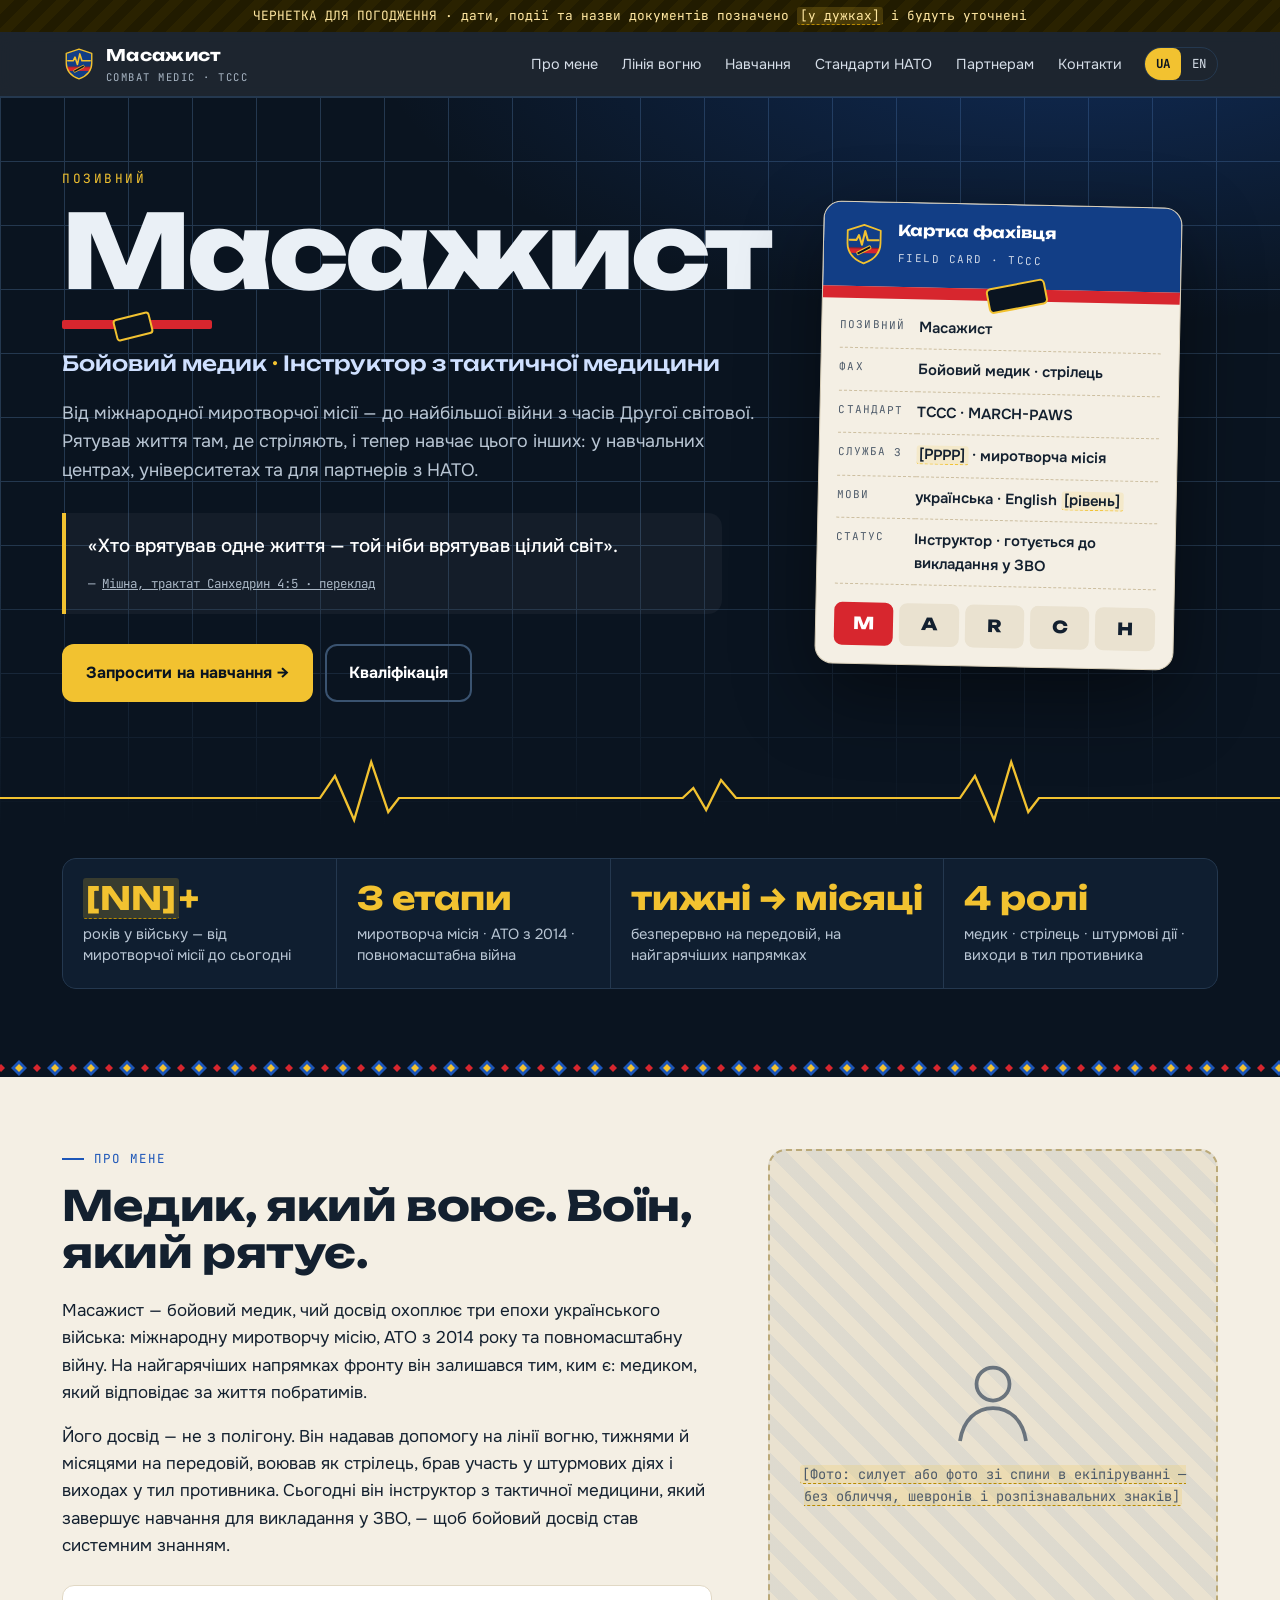
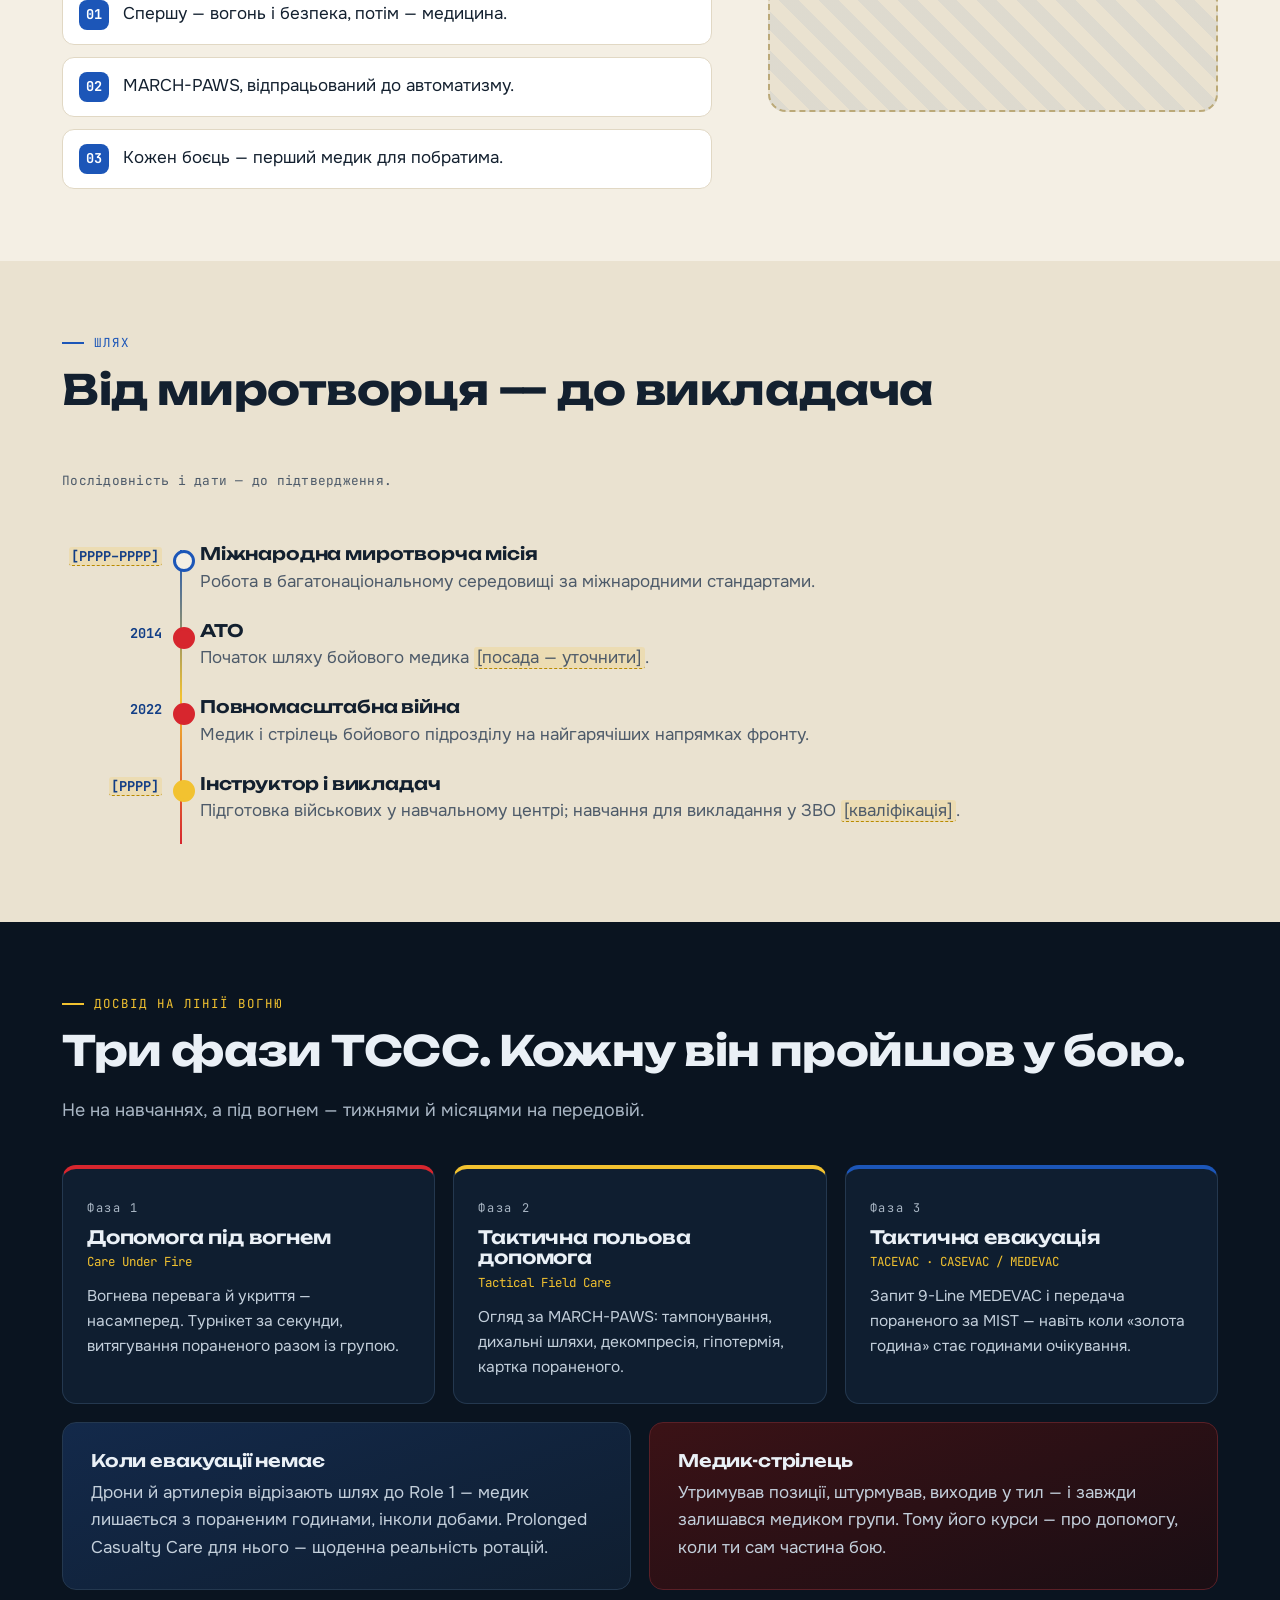
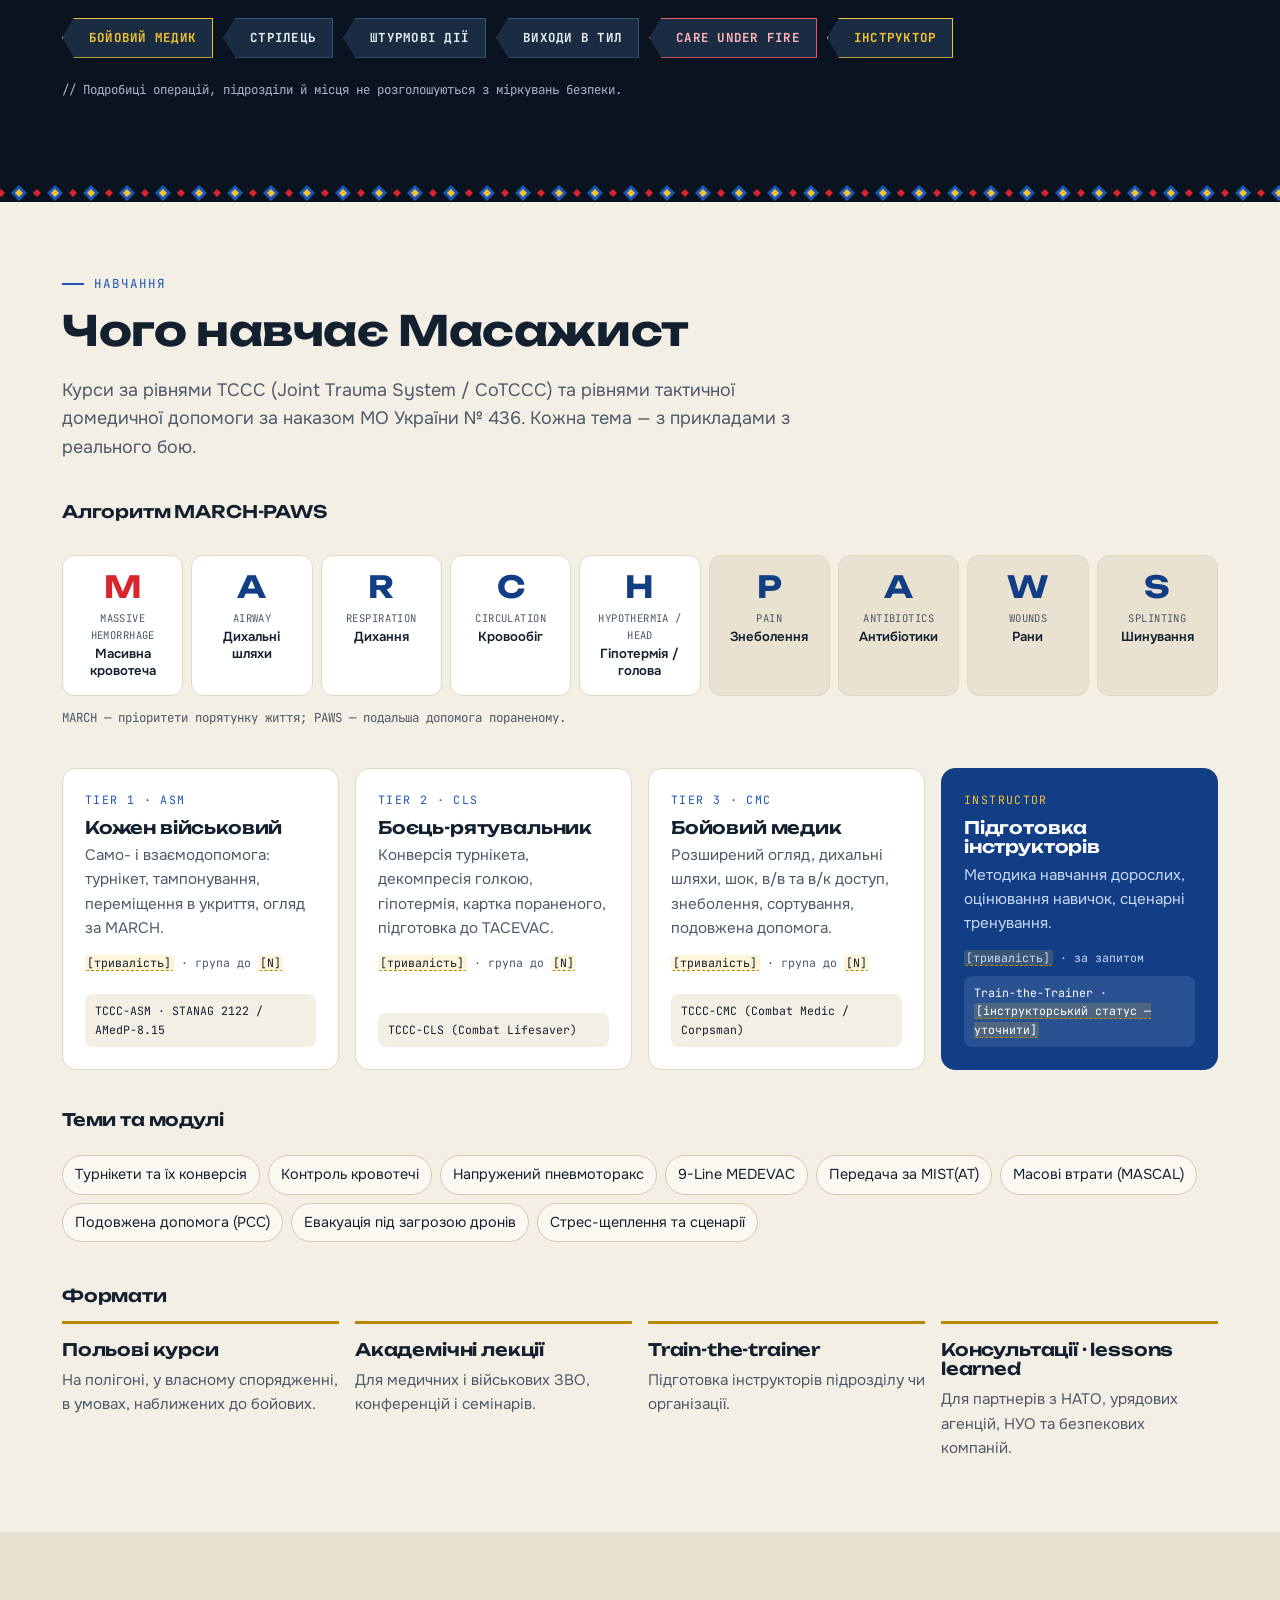
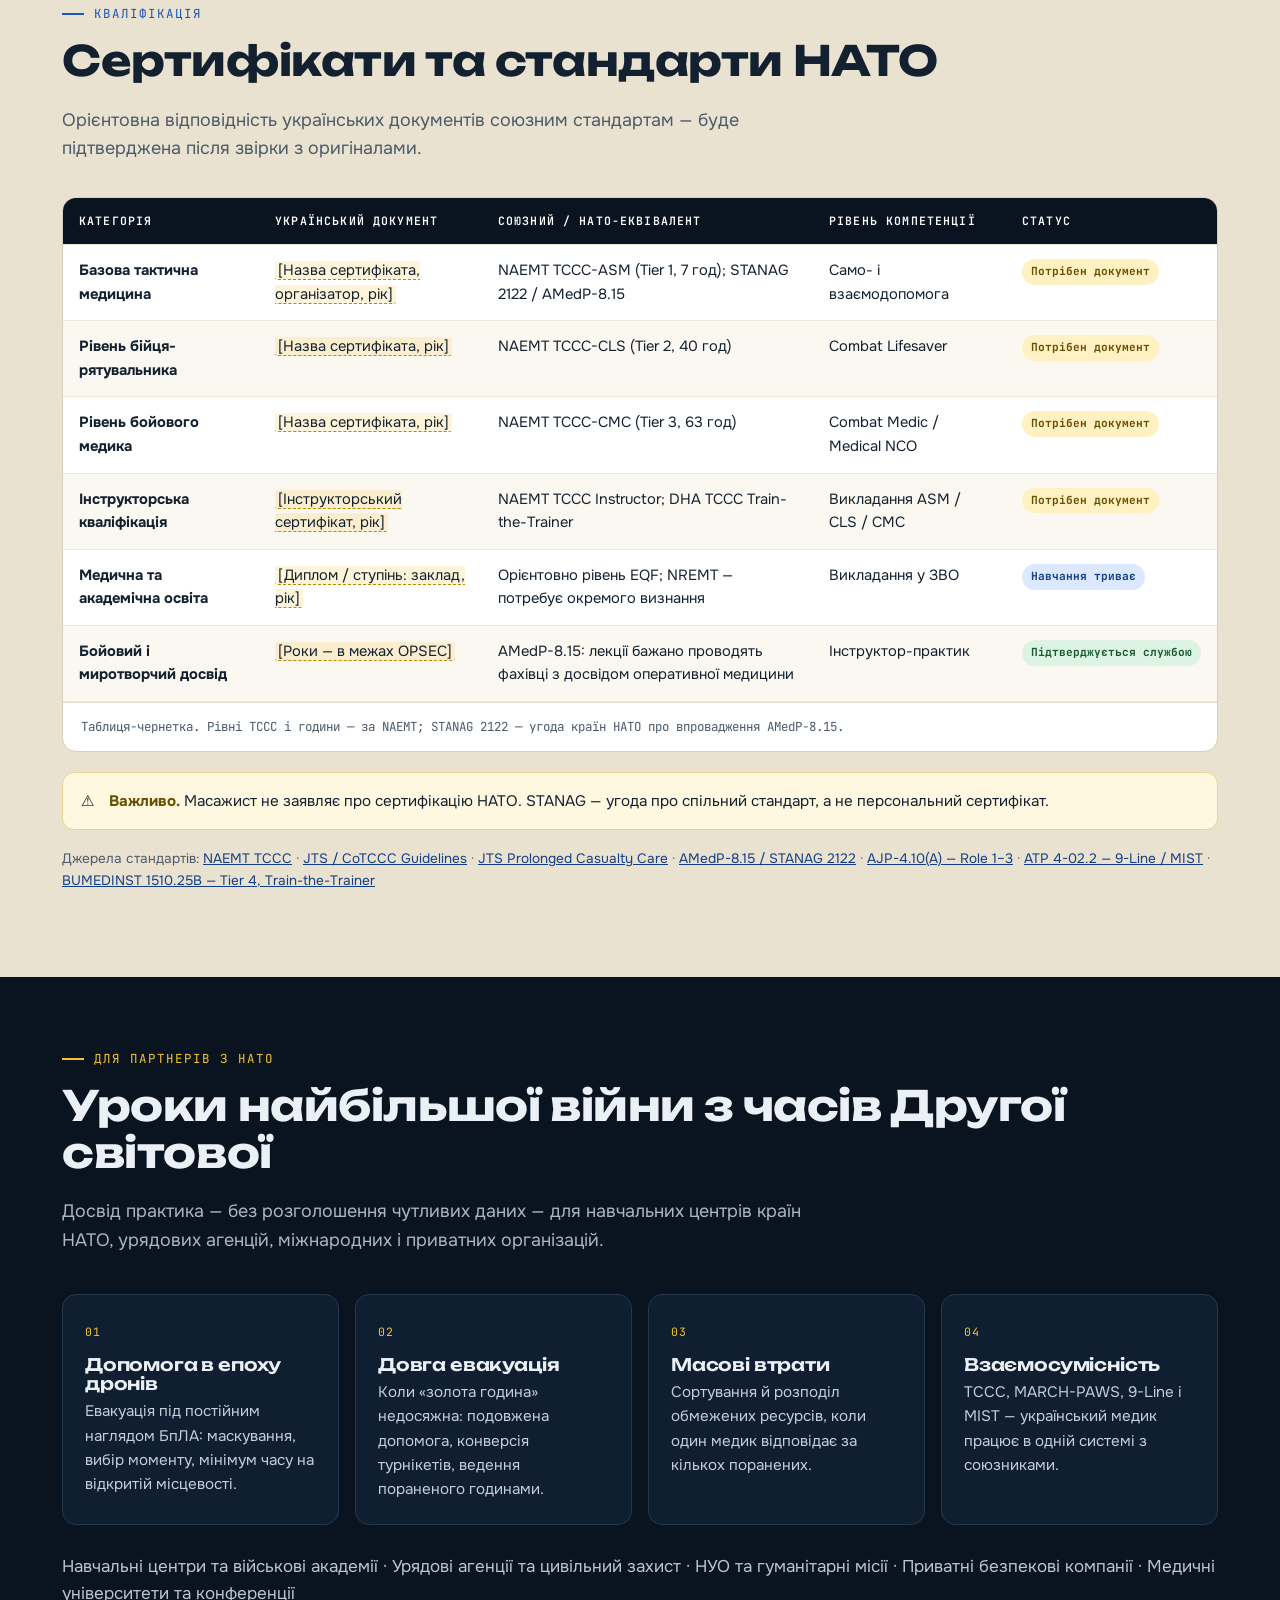
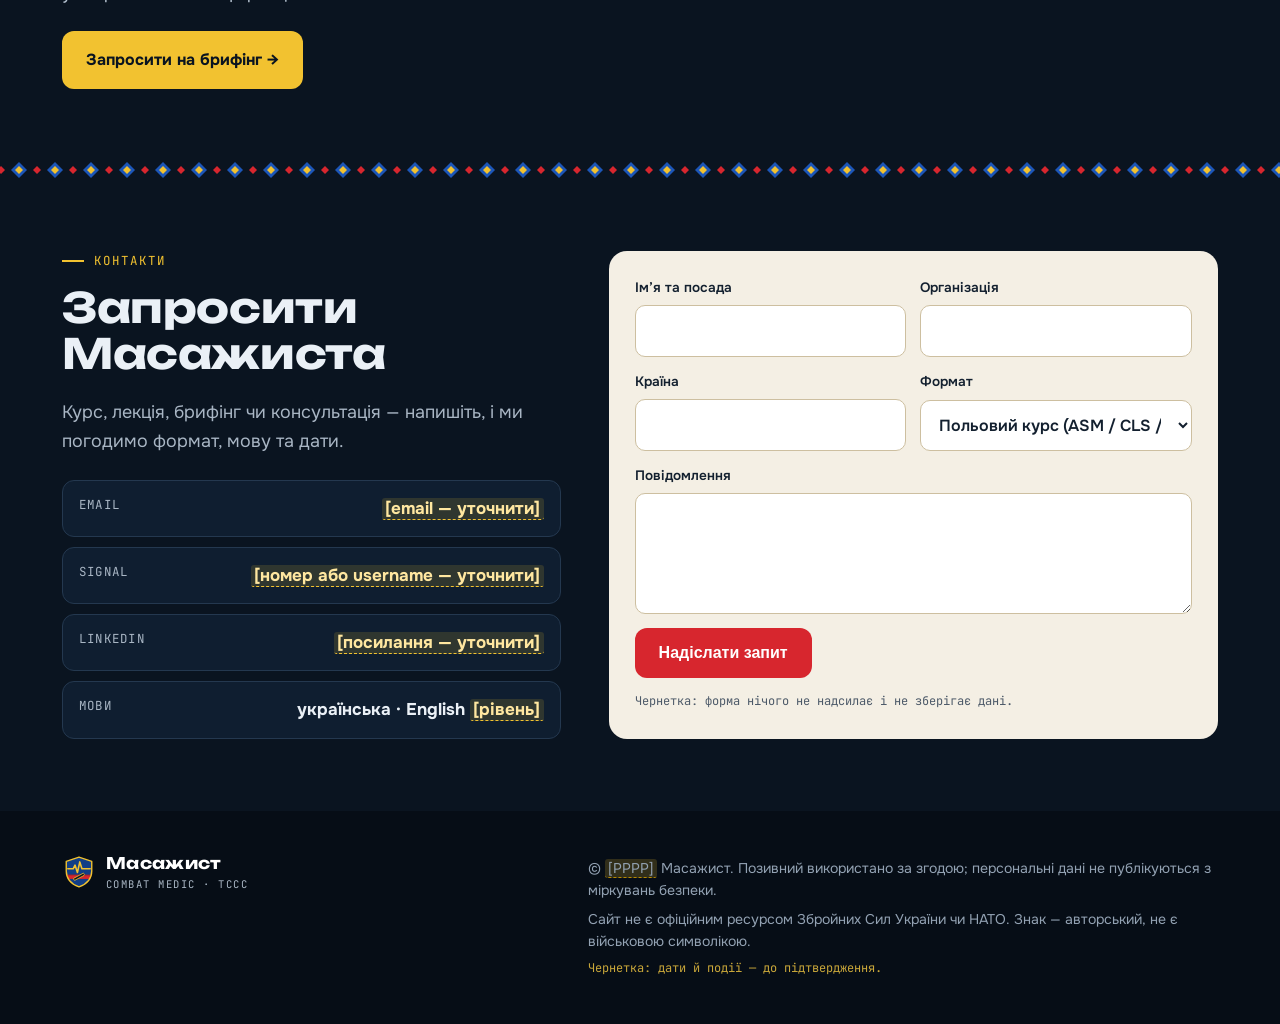
<file: index.html>
<!doctype html>
<html lang="uk">
<head>
<meta charset="utf-8">
<meta name="viewport" content="width=device-width,initial-scale=1">
<title>Масажист — бойовий медик, інструктор з тактичної медицини (TCCC)</title>
<meta name="description" content="Масажист — бойовий медик та інструктор з тактичної медицини. Досвід міжнародної миротворчої місії, АТО з 2014 року та повномасштабної війни. Курси за рівнями TCCC, лекції для ЗВО, консультації для партнерів з НАТО.">
<meta name="robots" content="index,follow">
<meta name="theme-color" content="#0A1420">
<link rel="canonical" href="https://aleks-army.github.io/masazhyst/">
<link rel="alternate" hreflang="uk" href="https://aleks-army.github.io/masazhyst/">
<link rel="alternate" hreflang="en" href="https://aleks-army.github.io/masazhyst/en/">
<link rel="alternate" hreflang="x-default" href="https://aleks-army.github.io/masazhyst/">
<link rel="icon" href="favicon.svg" type="image/svg+xml">
<link rel="icon" href="favicon-32.png" sizes="32x32" type="image/png">
<link rel="apple-touch-icon" href="apple-touch-icon.png">
<link rel="preload" href="assets/fonts/unbounded.woff2" as="font" type="font/woff2" crossorigin>
<link rel="stylesheet" href="assets/style.css">
<meta property="og:url" content="https://aleks-army.github.io/masazhyst/">
<meta property="og:type" content="website">
<meta property="og:title" content="Масажист — бойовий медик, інструктор з тактичної медицини (TCCC)">
<meta property="og:description" content="Масажист — бойовий медик та інструктор з тактичної медицини. Досвід міжнародної миротворчої місії, АТО з 2014 року та повномасштабної війни. Курси за рівнями TCCC, лекції для ЗВО, консультації для партнерів з НАТО.">
</head>
<body id="top">
<a class="skip" href="#main">Перейти до змісту</a>
<div class="draft" role="note">ЧЕРНЕТКА ДЛЯ ПОГОДЖЕННЯ · дати, події та назви документів позначено <span class="ph">[у дужках]</span> і будуть уточнені</div>
<header class="hdr">
 <div class="wrap">
  <a class="brand" href="#top"><img src="assets/mark.svg" alt="" width="34" height="34"><span>Масажист<small>Combat Medic · TCCC</small></span></a>
  <button class="burger" aria-expanded="false" aria-controls="nav" aria-label="Меню"><span></span><span></span><span></span></button>
  <nav class="nav" id="nav" aria-label="Меню"><a href="#about">Про мене</a><a href="#line">Лінія вогню</a><a href="#teach">Навчання</a><a href="#standards">Стандарти НАТО</a><a href="#partners">Партнерам</a><a href="#contact">Контакти</a><span class="lang" role="group" aria-label="Language"><a href="index.html" aria-current="true" lang="uk">UA</a><a href="en/index.html" lang="en" hreflang="en">EN</a></span></nav>
 </div>
</header>
<main id="main">
<section class="hero dark" aria-labelledby="h1">
 <div class="wrap">
  <div>
   <p class="callsign">Позивний</p>
   <h1 id="h1">Масажист<span class="tq" aria-hidden="true"></span></h1>
   <p class="role">Бойовий медик <b>·</b> Інструктор з тактичної медицини</p>
   <p class="lead">Від міжнародної миротворчої місії — до найбільшої війни з часів Другої світової. Рятував життя там, де стріляють, і тепер навчає цього інших: у навчальних центрах, університетах та для партнерів з НАТО.</p>
   <figure class="quote"><blockquote><p>«Хто врятував одне життя — той ніби врятував цілий світ».</p></blockquote><figcaption><cite>— <a href="https://www.sefaria.org/Mishnah_Sanhedrin.4.5" rel="noopener" target="_blank">Мішна, трактат Санхедрин 4:5 · переклад</a></cite></figcaption></figure>
   <div class="ctas"><a class="btn btn-primary" href="#contact">Запросити на навчання →</a><a class="btn btn-ghost" href="#standards">Кваліфікація</a></div>
  </div>
  <aside class="fcard" aria-label="Картка фахівця">
   <div class="fcard-top"><img src="assets/mark.svg" alt="Знак Масажиста: щит, лінія пульсу та турнікет" width="44" height="44"><div><b>Картка фахівця</b><span>Field card · TCCC</span></div></div>
   <div class="fcard-band" aria-hidden="true"></div>
   <dl><dt>Позивний</dt><dd>Масажист</dd><dt>Фах</dt><dd>Бойовий медик · стрілець</dd><dt>Стандарт</dt><dd>TCCC · MARCH-PAWS</dd><dt>Служба з</dt><dd><span class="ph">[РРРР]</span> · миротворча місія</dd><dt>Мови</dt><dd>українська · English <span class="ph">[рівень]</span></dd><dt>Статус</dt><dd>Інструктор · готується до викладання у ЗВО</dd></dl>
   <div class="march" aria-label="MARCH"><span>M</span><span>A</span><span>R</span><span>C</span><span>H</span></div>
  </aside>
 </div>
 <div class="ecg" aria-hidden="true"><svg viewBox="0 0 1200 70" preserveAspectRatio="none"><path d="M0 40H300l14-22 18 44 16-58 16 50 10-14H640l10-10 12 22 14-30 14 18H900l14-22 18 44 16-58 16 50 10-14H1200" fill="none" stroke="currentColor" stroke-width="2.2"/></svg></div>
</section>
<div class="facts"><div class="wrap"><ul><li><b><span class="ph">[NN]</span>+</b><span>років у війську — від миротворчої місії до сьогодні</span></li><li><b>3 етапи</b><span>миротворча місія · АТО з 2014 · повномасштабна війна</span></li><li><b>тижні → місяці</b><span>безперервно на передовій, на найгарячіших напрямках</span></li><li><b>4 ролі</b><span>медик · стрілець · штурмові дії · виходи в тил противника</span></li></ul></div></div>
<div class="orn" aria-hidden="true"></div>

<section id="about" class="about" aria-labelledby="about-h">
 <div class="wrap grid">
  <div><p class="eyebrow">Про мене</p><h2 id="about-h">Медик, який воює. Воїн, який рятує.</h2><p>Масажист — бойовий медик, чий досвід охоплює три епохи українського війська: міжнародну миротворчу місію, АТО з 2014 року та повномасштабну війну. На найгарячіших напрямках фронту він залишався тим, ким є: медиком, який відповідає за життя побратимів.</p><p>Його досвід — не з полігону. Він надавав допомогу на лінії вогню, тижнями й місяцями на передовій, воював як стрілець, брав участь у штурмових діях і виходах у тил противника. Сьогодні він інструктор з тактичної медицини, який завершує навчання для викладання у ЗВО, — щоб бойовий досвід став системним знанням.</p><ul class="principles"><li><i aria-hidden="true">01</i><span>Спершу — вогонь і безпека, потім — медицина.</span></li><li><i aria-hidden="true">02</i><span>MARCH-PAWS, відпрацьований до автоматизму.</span></li><li><i aria-hidden="true">03</i><span>Кожен боєць — перший медик для побратима.</span></li></ul></div>
  <div class="photo" role="img" aria-label="Фото: силует або фото зі спини в екіпіруванні — без обличчя, шевронів і розпізнавальних знаків"><div><svg viewBox="0 0 64 64" aria-hidden="true"><circle cx="32" cy="20" r="11" fill="none" stroke="#4D5A69" stroke-width="2.5"/><path d="M10 58c2-14 11-22 22-22s20 8 22 22" fill="none" stroke="#4D5A69" stroke-width="2.5"/></svg><span class="ph">[Фото: силует або фото зі спини в екіпіруванні — без обличчя, шевронів і розпізнавальних знаків]</span></div></div>
 </div>
</section>

<section id="path" aria-labelledby="path-h" style="background:var(--paper-2)">
 <div class="wrap">
  <div class="section-head"><div><p class="eyebrow">Шлях</p><h2 id="path-h">Від миротворця — до викладача</h2></div><p class="mono" style="font-size:.8rem;color:var(--muted)">Послідовність і дати — до підтвердження.</p></div>
  <ol class="tl"><li class=""><time><span class="ph">[РРРР–РРРР]</span></time><div><h3>Міжнародна миротворча місія</h3><p>Робота в багатонаціональному середовищі за міжнародними стандартами.</p></div></li><li class="hot"><time>2014</time><div><h3>АТО</h3><p>Початок шляху бойового медика <span class="ph">[посада — уточнити]</span>.</p></div></li><li class="hot"><time>2022</time><div><h3>Повномасштабна війна</h3><p>Медик і стрілець бойового підрозділу на найгарячіших напрямках фронту.</p></div></li><li class="now"><time><span class="ph">[РРРР]</span></time><div><h3>Інструктор і викладач</h3><p>Підготовка військових у навчальному центрі; навчання для викладання у ЗВО <span class="ph">[кваліфікація]</span>.</p></div></li></ol>
 </div>
</section>

<section id="line" class="dark" aria-labelledby="line-h">
 <div class="wrap">
  <p class="eyebrow">Досвід на лінії вогню</p><h2 id="line-h">Три фази TCCC. Кожну він пройшов у бою.</h2><p class="lead">Не на навчаннях, а під вогнем — тижнями й місяцями на передовій.</p>
  <div class="phases"><article class="phase cuf"><span class="n">Фаза 1</span><h3>Допомога під вогнем</h3><p class="en" lang="en">Care Under Fire</p><p>Вогнева перевага й укриття — насамперед. Турнікет за секунди, витягування пораненого разом із групою.</p></article><article class="phase tfc"><span class="n">Фаза 2</span><h3>Тактична польова допомога</h3><p class="en" lang="en">Tactical Field Care</p><p>Огляд за MARCH-PAWS: тампонування, дихальні шляхи, декомпресія, гіпотермія, картка пораненого.</p></article><article class="phase tac"><span class="n">Фаза 3</span><h3>Тактична евакуація</h3><p class="en" lang="en">TACEVAC · CASEVAC / MEDEVAC</p><p>Запит 9-Line MEDEVAC і передача пораненого за MIST — навіть коли «золота година» стає годинами очікування.</p></article></div>
  <div class="split">
   <div class="panel"><h3>Коли евакуації немає</h3><p>Дрони й артилерія відрізають шлях до Role 1 — медик лишається з пораненим годинами, інколи добами. Prolonged Casualty Care для нього — щоденна реальність ротацій.</p></div>
   <div class="panel red"><h3>Медик-стрілець</h3><p>Утримував позиції, штурмував, виходив у тил — і завжди залишався медиком групи. Тому його курси — про допомогу, коли ти сам частина бою.</p></div>
  </div>
  <ul class="patches" style="list-style:none;padding:0"><li class="patch y">Бойовий медик</li><li class="patch ">Стрілець</li><li class="patch ">Штурмові дії</li><li class="patch ">Виходи в тил</li><li class="patch r">Care Under Fire</li><li class="patch y">Інструктор</li></ul>
  <p class="opsec">// Подробиці операцій, підрозділи й місця не розголошуються з міркувань безпеки.</p>
 </div>
</section>
<div class="orn" aria-hidden="true"></div>

<section id="teach" aria-labelledby="teach-h">
 <div class="wrap">
  <p class="eyebrow">Навчання</p><h2 id="teach-h">Чого навчає Масажист</h2><p class="lead">Курси за рівнями TCCC (Joint Trauma System / CoTCCC) та рівнями тактичної домедичної допомоги за наказом МО України № 436. Кожна тема — з прикладами з реального бою.</p>
  <h3 style="margin-top:40px">Алгоритм MARCH-PAWS</h3>
  <ol class="march-row" style="list-style:none;padding:0"><li class="ml"><b>M</b><span class="t" lang="en">Massive hemorrhage</span><span class=u>Масивна кровотеча</span></li><li class="ml"><b>A</b><span class="t" lang="en">Airway</span><span class=u>Дихальні шляхи</span></li><li class="ml"><b>R</b><span class="t" lang="en">Respiration</span><span class=u>Дихання</span></li><li class="ml"><b>C</b><span class="t" lang="en">Circulation</span><span class=u>Кровообіг</span></li><li class="ml"><b>H</b><span class="t" lang="en">Hypothermia / Head</span><span class=u>Гіпотермія / голова</span></li><li class="ml paws"><b>P</b><span class="t" lang="en">Pain</span><span class=u>Знеболення</span></li><li class="ml paws"><b>A</b><span class="t" lang="en">Antibiotics</span><span class=u>Антибіотики</span></li><li class="ml paws"><b>W</b><span class="t" lang="en">Wounds</span><span class=u>Рани</span></li><li class="ml paws"><b>S</b><span class="t" lang="en">Splinting</span><span class=u>Шинування</span></li></ol>
  <p class="march-legend">MARCH — пріоритети порятунку життя; PAWS — подальша допомога пораненому.</p>
  <div class="tiers"><article class="tier "><span class="lvl">Tier 1 · ASM</span><h3>Кожен військовий</h3><p>Само- і взаємодопомога: турнікет, тампонування, переміщення в укриття, огляд за MARCH.</p><span class="meta"><span class="ph">[тривалість]</span> · група до <span class="ph">[N]</span></span><span class="std">TCCC-ASM · STANAG 2122 / AMedP-8.15</span></article><article class="tier "><span class="lvl">Tier 2 · CLS</span><h3>Боєць-рятувальник</h3><p>Конверсія турнікета, декомпресія голкою, гіпотермія, картка пораненого, підготовка до TACEVAC.</p><span class="meta"><span class="ph">[тривалість]</span> · група до <span class="ph">[N]</span></span><span class="std">TCCC-CLS (Combat Lifesaver)</span></article><article class="tier "><span class="lvl">Tier 3 · CMC</span><h3>Бойовий медик</h3><p>Розширений огляд, дихальні шляхи, шок, в/в та в/к доступ, знеболення, сортування, подовжена допомога.</p><span class="meta"><span class="ph">[тривалість]</span> · група до <span class="ph">[N]</span></span><span class="std">TCCC-CMC (Combat Medic / Corpsman)</span></article><article class="tier top"><span class="lvl">Instructor</span><h3>Підготовка інструкторів</h3><p>Методика навчання дорослих, оцінювання навичок, сценарні тренування.</p><span class="meta"><span class="ph">[тривалість]</span> · за запитом</span><span class="std">Train-the-Trainer · <span class="ph">[інструкторський статус — уточнити]</span></span></article></div>
  <h3 style="margin-top:40px">Теми та модулі</h3>
  <ul class="chips"><li>Турнікети та їх конверсія</li><li>Контроль кровотечі</li><li>Напружений пневмоторакс</li><li>9-Line MEDEVAC</li><li>Передача за MIST(AT)</li><li>Масові втрати (MASCAL)</li><li>Подовжена допомога (PCC)</li><li>Евакуація під загрозою дронів</li><li>Стрес-щеплення та сценарії</li></ul>
  <h3 style="margin-top:44px">Формати</h3>
  <div class="formats" style="margin-top:16px"><div class="fmt"><h3>Польові курси</h3><p>На полігоні, у власному спорядженні, в умовах, наближених до бойових.</p></div><div class="fmt"><h3>Академічні лекції</h3><p>Для медичних і військових ЗВО, конференцій і семінарів.</p></div><div class="fmt"><h3>Train-the-trainer</h3><p>Підготовка інструкторів підрозділу чи організації.</p></div><div class="fmt"><h3>Консультації · lessons learned</h3><p>Для партнерів з НАТО, урядових агенцій, НУО та безпекових компаній.</p></div></div>
 </div>
</section>

<section id="standards" aria-labelledby="std-h" style="background:var(--paper-2)">
 <div class="wrap">
  <p class="eyebrow">Кваліфікація</p><h2 id="std-h">Сертифікати та стандарти НАТО</h2><p class="lead">Орієнтовна відповідність українських документів союзним стандартам — буде підтверджена після звірки з оригіналами.</p>
  <div class="tbl-wrap" tabindex="0" role="region" aria-labelledby="std-h"><table><caption>Таблиця-чернетка. Рівні TCCC і години — за NAEMT; STANAG 2122 — угода країн НАТО про впровадження AMedP-8.15.</caption><thead><tr><th scope="col">Категорія</th><th scope="col">Український документ</th><th scope="col">Союзний / НАТО-еквівалент</th><th scope="col">Рівень компетенції</th><th scope="col">Статус</th></tr></thead><tbody><tr><th scope="row">Базова тактична медицина</th><td><span class="ph">[Назва сертифіката, організатор, рік]</span></td><td>NAEMT TCCC-ASM (Tier 1, 7 год); STANAG 2122 / AMedP-8.15</td><td>Само- і взаємодопомога</td><td><span class="st doc">Потрібен документ</span></td></tr><tr><th scope="row">Рівень бійця-рятувальника</th><td><span class="ph">[Назва сертифіката, рік]</span></td><td>NAEMT TCCC-CLS (Tier 2, 40 год)</td><td>Combat Lifesaver</td><td><span class="st doc">Потрібен документ</span></td></tr><tr><th scope="row">Рівень бойового медика</th><td><span class="ph">[Назва сертифіката, рік]</span></td><td>NAEMT TCCC-CMC (Tier 3, 63 год)</td><td>Combat Medic / Medical NCO</td><td><span class="st doc">Потрібен документ</span></td></tr><tr><th scope="row">Інструкторська кваліфікація</th><td><span class="ph">[Інструкторський сертифікат, рік]</span></td><td>NAEMT TCCC Instructor; DHA TCCC Train-the-Trainer</td><td>Викладання ASM / CLS / CMC</td><td><span class="st doc">Потрібен документ</span></td></tr><tr><th scope="row">Медична та академічна освіта</th><td><span class="ph">[Диплом / ступінь: заклад, рік]</span></td><td>Орієнтовно рівень EQF; NREMT — потребує окремого визнання</td><td>Викладання у ЗВО</td><td><span class="st prog">Навчання триває</span></td></tr><tr><th scope="row">Бойовий і миротворчий досвід</th><td><span class="ph">[Роки — в межах OPSEC]</span></td><td>AMedP-8.15: лекції бажано проводять фахівці з досвідом оперативної медицини</td><td>Інструктор-практик</td><td><span class="st exp">Підтверджується службою</span></td></tr></tbody></table></div>
  <div class="disclaimer" role="note"><span aria-hidden="true">⚠</span><p style="margin:0"><b>Важливо.</b> Масажист не заявляє про сертифікацію НАТО. STANAG — угода про спільний стандарт, а не персональний сертифікат.</p></div>
  <p class="sources">Джерела стандартів: <a href="https://www.naemt.org/education/trauma-education/naemt-tccc" rel="noopener" target="_blank">NAEMT TCCC</a> · <a href="https://jts.health.mil/index.cfm/committees/cotccc/guidelines" rel="noopener" target="_blank">JTS / CoTCCC Guidelines</a> · <a href="https://jts.health.mil/assets/docs/cpgs/Prolonged_Casualty_Care_Guidelines_21_Dec_2021_ID91v1.1.pdf" rel="noopener" target="_blank">JTS Prolonged Casualty Care</a> · <a href="https://www.coemed.org/files/stanags/03_AMEDP/AMedP-8.15_EDB_V1_E_2122.pdf" rel="noopener" target="_blank">AMedP-8.15 / STANAG 2122</a> · <a href="https://shape.nato.int/resources/site6362/medica-secure/publications/ajp-4.10(a).pdf" rel="noopener" target="_blank">AJP-4.10(A) — Role 1–3</a> · <a href="https://armypubs.army.mil/epubs/DR_pubs/DR_a/pdf/web/ARN17834_ATP%204-02x2%20FINAL%20WEB.pdf" rel="noopener" target="_blank">ATP 4-02.2 — 9-Line / MIST</a> · <a href="https://www.med.navy.mil/Portals/62/Documents/BUMED/Directives/Instructions/1510.25B.pdf" rel="noopener" target="_blank">BUMEDINST 1510.25B — Tier 4, Train-the-Trainer</a></p>
 </div>
</section>


<section id="partners" class="dark" aria-labelledby="part-h">
 <div class="wrap">
  <p class="eyebrow">Для партнерів з НАТО</p><h2 id="part-h">Уроки найбільшої війни з часів Другої світової</h2><p class="lead">Досвід практика — без розголошення чутливих даних — для навчальних центрів країн НАТО, урядових агенцій, міжнародних і приватних організацій.</p>
  <div class="lessons"><article class="lesson"><span class="k">01</span><h3>Допомога в епоху дронів</h3><p>Евакуація під постійним наглядом БпЛА: маскування, вибір моменту, мінімум часу на відкритій місцевості.</p></article><article class="lesson"><span class="k">02</span><h3>Довга евакуація</h3><p>Коли «золота година» недосяжна: подовжена допомога, конверсія турнікетів, ведення пораненого годинами.</p></article><article class="lesson"><span class="k">03</span><h3>Масові втрати</h3><p>Сортування й розподіл обмежених ресурсів, коли один медик відповідає за кількох поранених.</p></article><article class="lesson"><span class="k">04</span><h3>Взаємосумісність</h3><p>TCCC, MARCH-PAWS, 9-Line і MIST — український медик працює в одній системі з союзниками.</p></article></div>
  <p style="margin:28px 0 24px;color:#B9C6D4">Навчальні центри та військові академії · Урядові агенції та цивільний захист · НУО та гуманітарні місії · Приватні безпекові компанії · Медичні університети та конференції</p>
  <a class="btn btn-primary" href="#contact">Запросити на брифінг →</a>
 </div>
</section>

<div class="orn" aria-hidden="true"></div>

<section id="contact" class="dark contact" aria-labelledby="con-h">
 <div class="wrap grid">
  <div><p class="eyebrow">Контакти</p><h2 id="con-h">Запросити Масажиста</h2><p class="lead">Курс, лекція, брифінг чи консультація — напишіть, і ми погодимо формат, мову та дати.</p><ul class="clist"><li><span>Email</span><b><span class="ph">[email — уточнити]</span></b></li><li><span>Signal</span><b><span class="ph">[номер або username — уточнити]</span></b></li><li><span>LinkedIn</span><b><span class="ph">[посилання — уточнити]</span></b></li><li><span>Мови</span><b>українська · English <span class="ph">[рівень]</span></b></li></ul></div>
  <form id="invite" novalidate>
   <label>Ім’я та посада<input name="name" autocomplete="name" required></label>
   <label>Організація<input name="org" autocomplete="organization"></label>
   <label>Країна<input name="country" autocomplete="country-name"></label>
   <label>Формат<select name="format"><option>Польовий курс (ASM / CLS / CMC)</option><option>Академічна лекція</option><option>Train-the-trainer</option><option>Консультація / брифінг</option><option>Інше</option></select></label>
   <label class="full">Повідомлення<textarea name="msg"></textarea></label>
   <div class="full"><button class="btn btn-red" type="submit">Надіслати запит</button></div>
   <p class="form-note full">Чернетка: форма нічого не надсилає і не зберігає дані.</p>
   <p class="form-ok full" tabindex="-1" role="status">Дякуємо! У чернетці запит не надсилається — після публікації тут буде реальний канал зв’язку.</p>
  </form>
 </div>
</section>
</main>
<footer>
 <div class="wrap">
  <div><a class="brand" href="#top"><img src="assets/mark.svg" alt="" width="34" height="34"><span>Масажист<small>Combat Medic · TCCC</small></span></a></div>
  <div><p>© <span class="ph">[РРРР]</span> Масажист. Позивний використано за згодою; персональні дані не публікуються з міркувань безпеки.</p><p>Сайт не є офіційним ресурсом Збройних Сил України чи НАТО. Знак — авторський, не є військовою символікою.</p><p class="note">Чернетка: дати й події — до підтвердження.</p></div>
 </div>
</footer>
<script src="assets/app.js" defer></script>
</body>
</html>
</file>
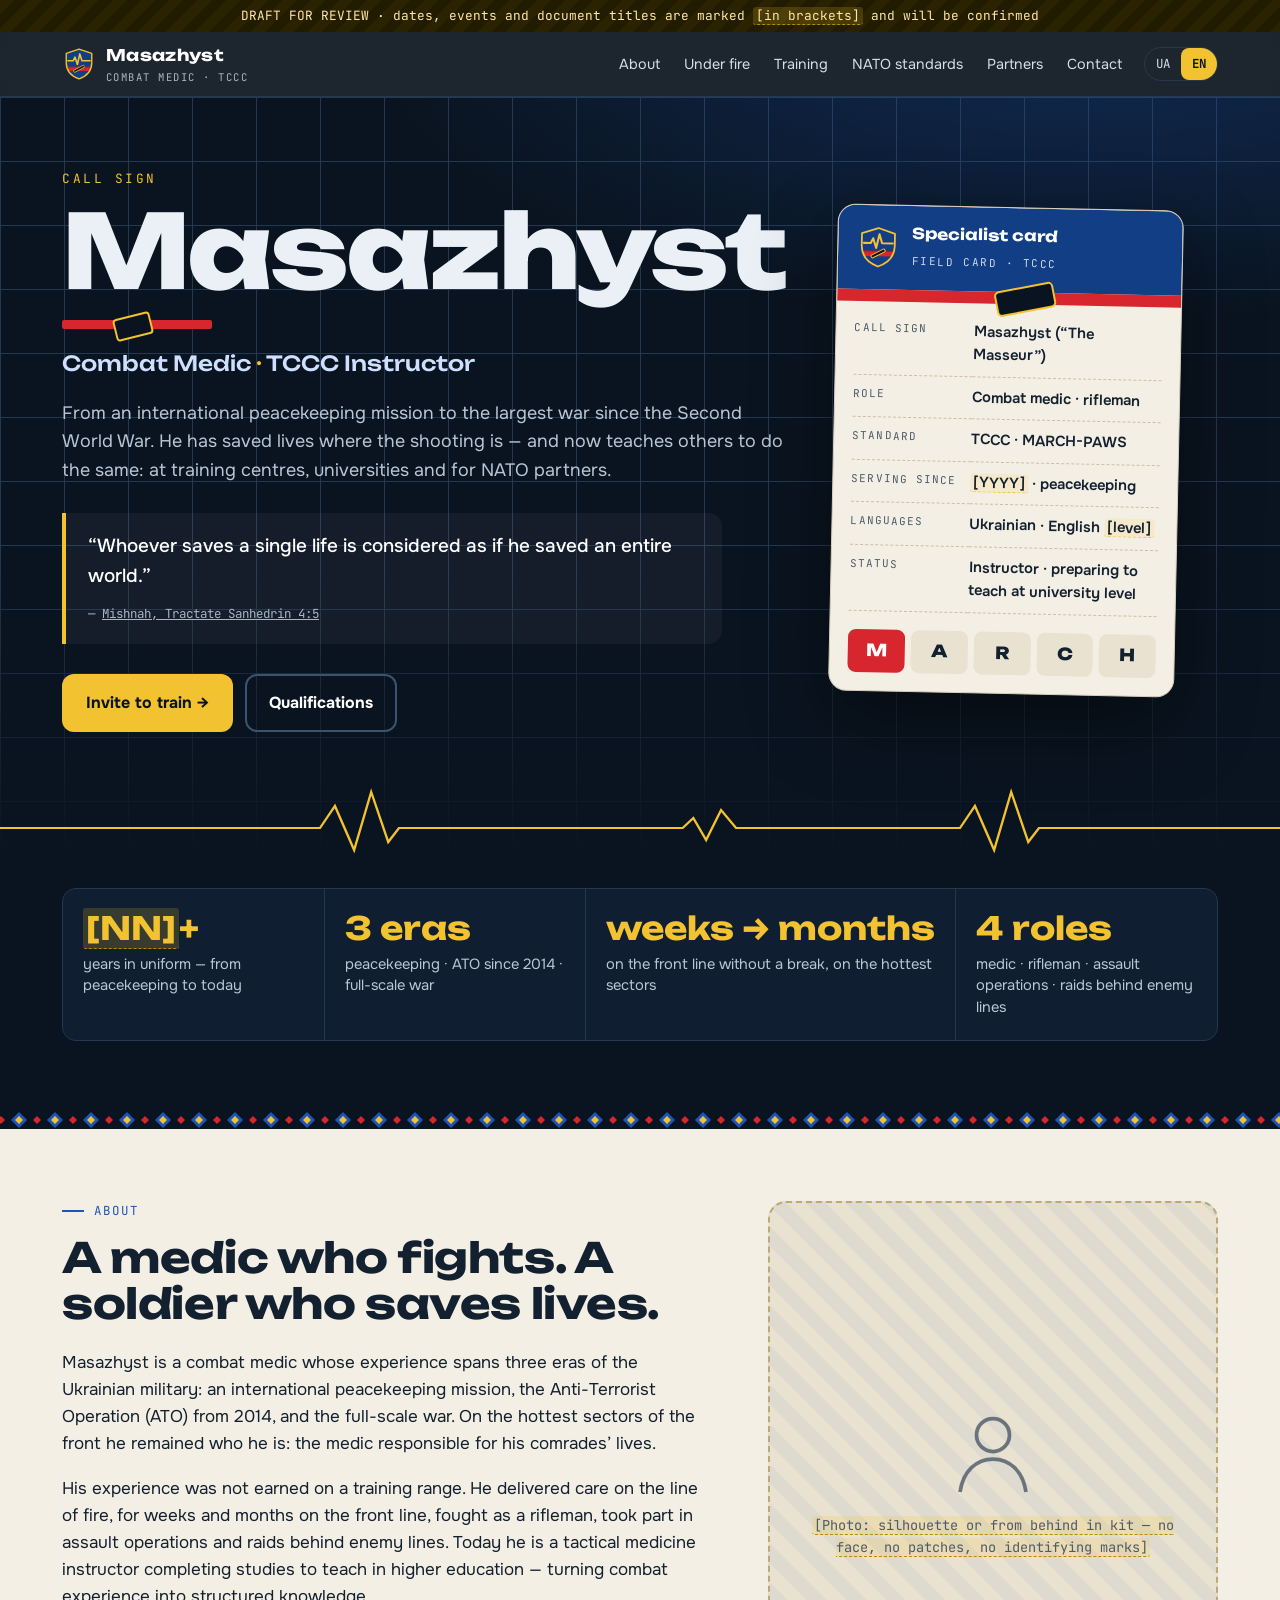
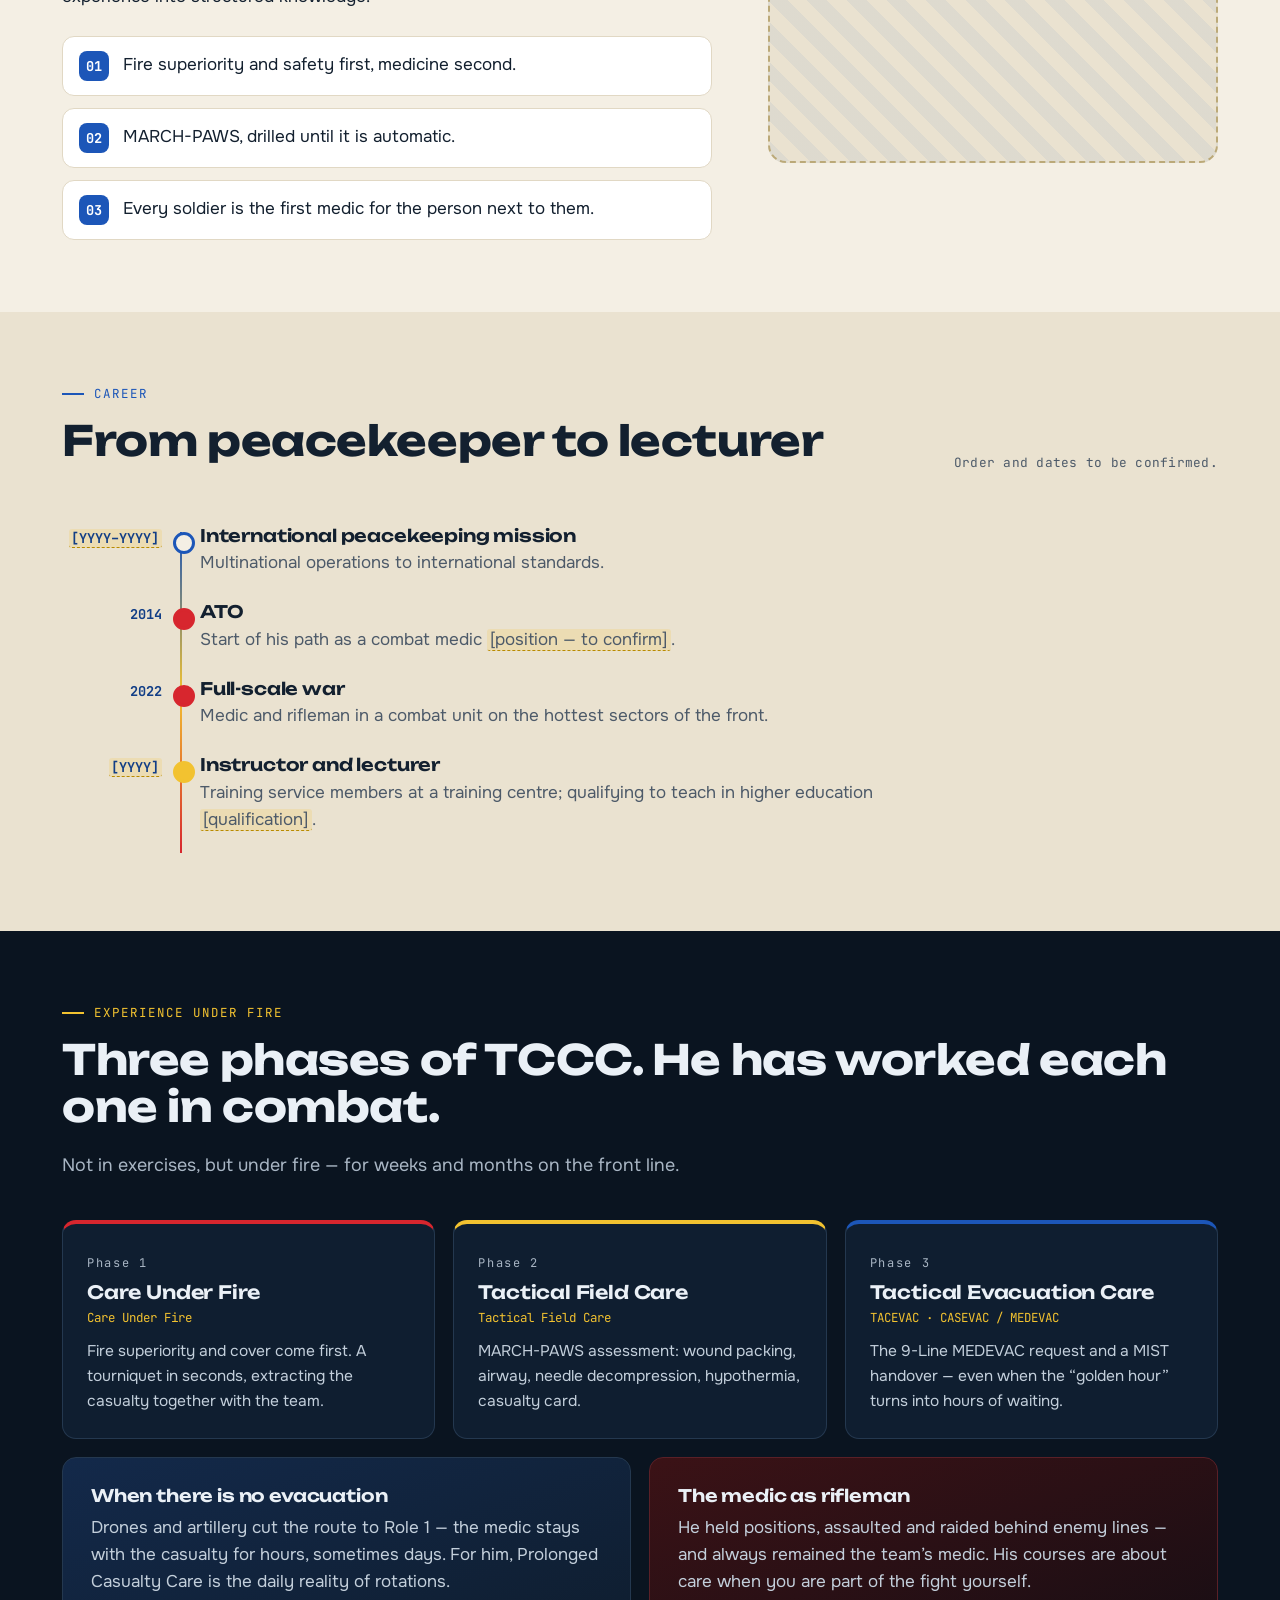
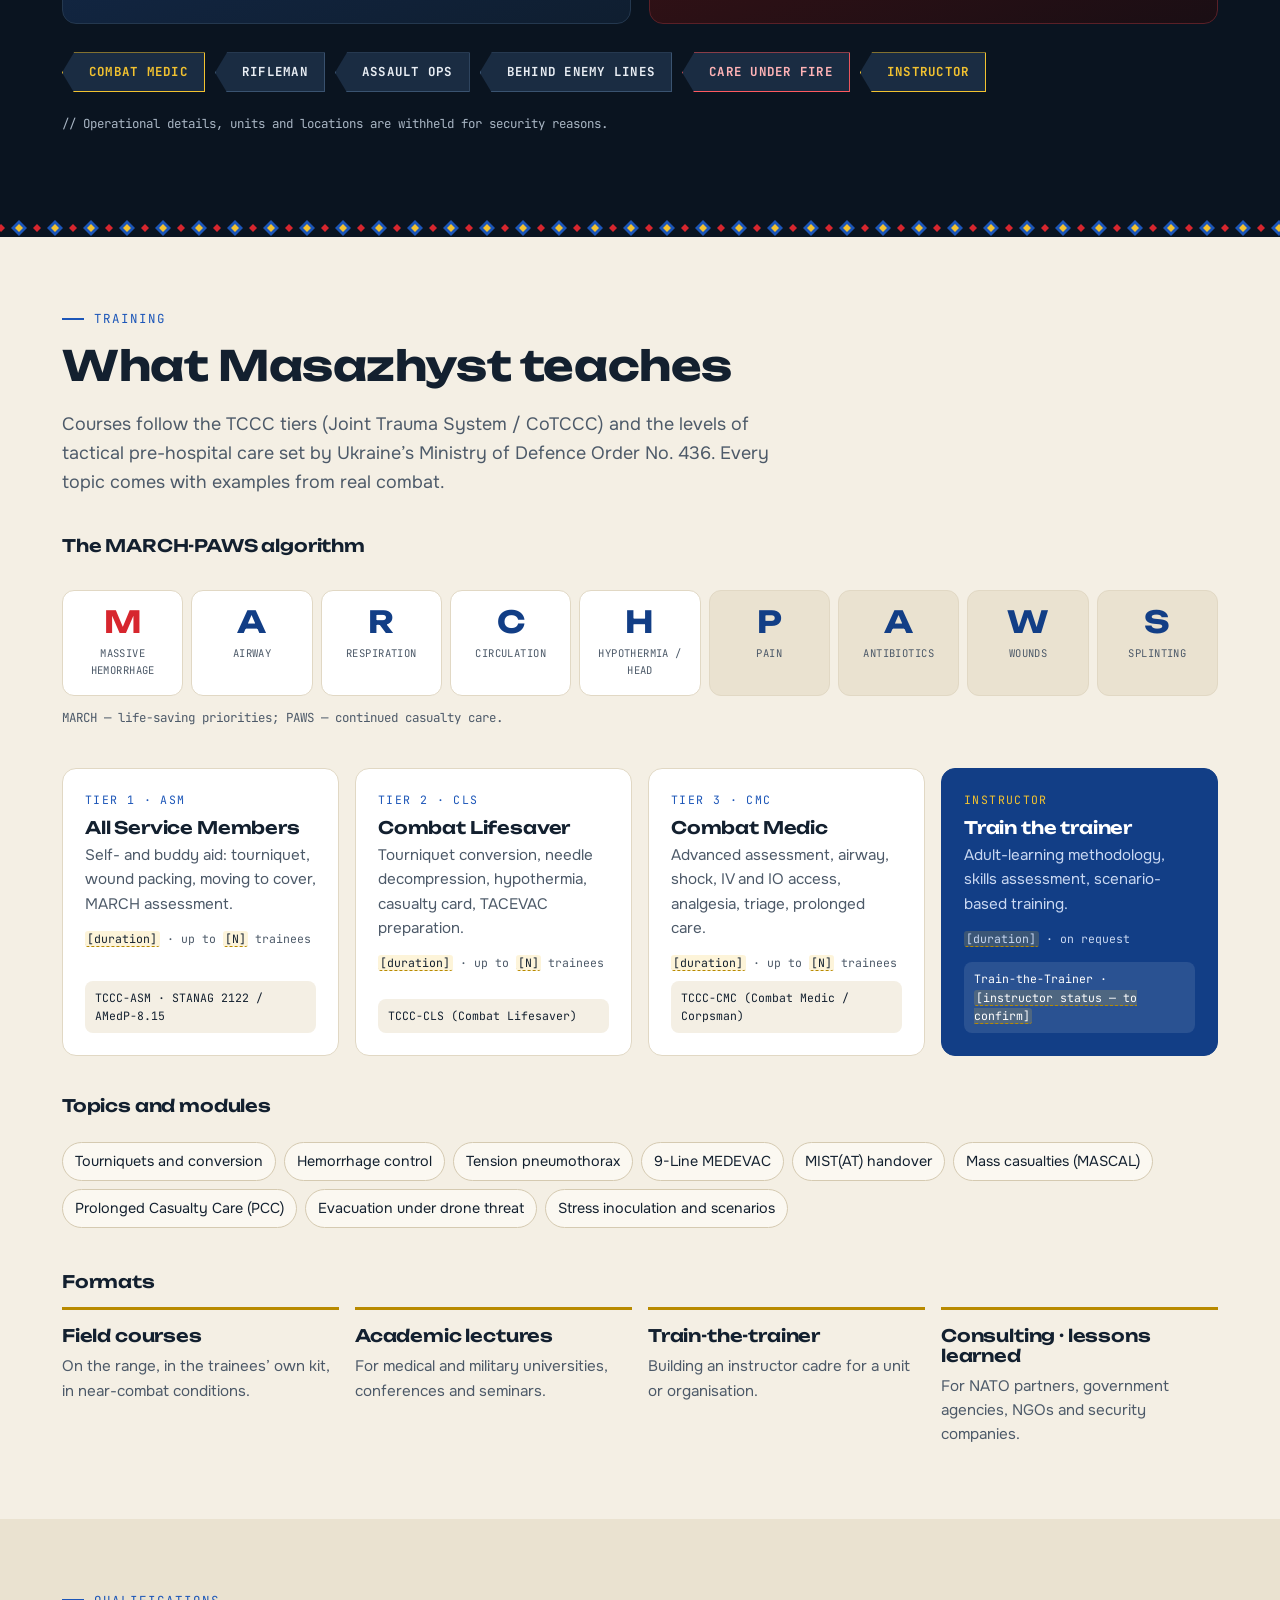
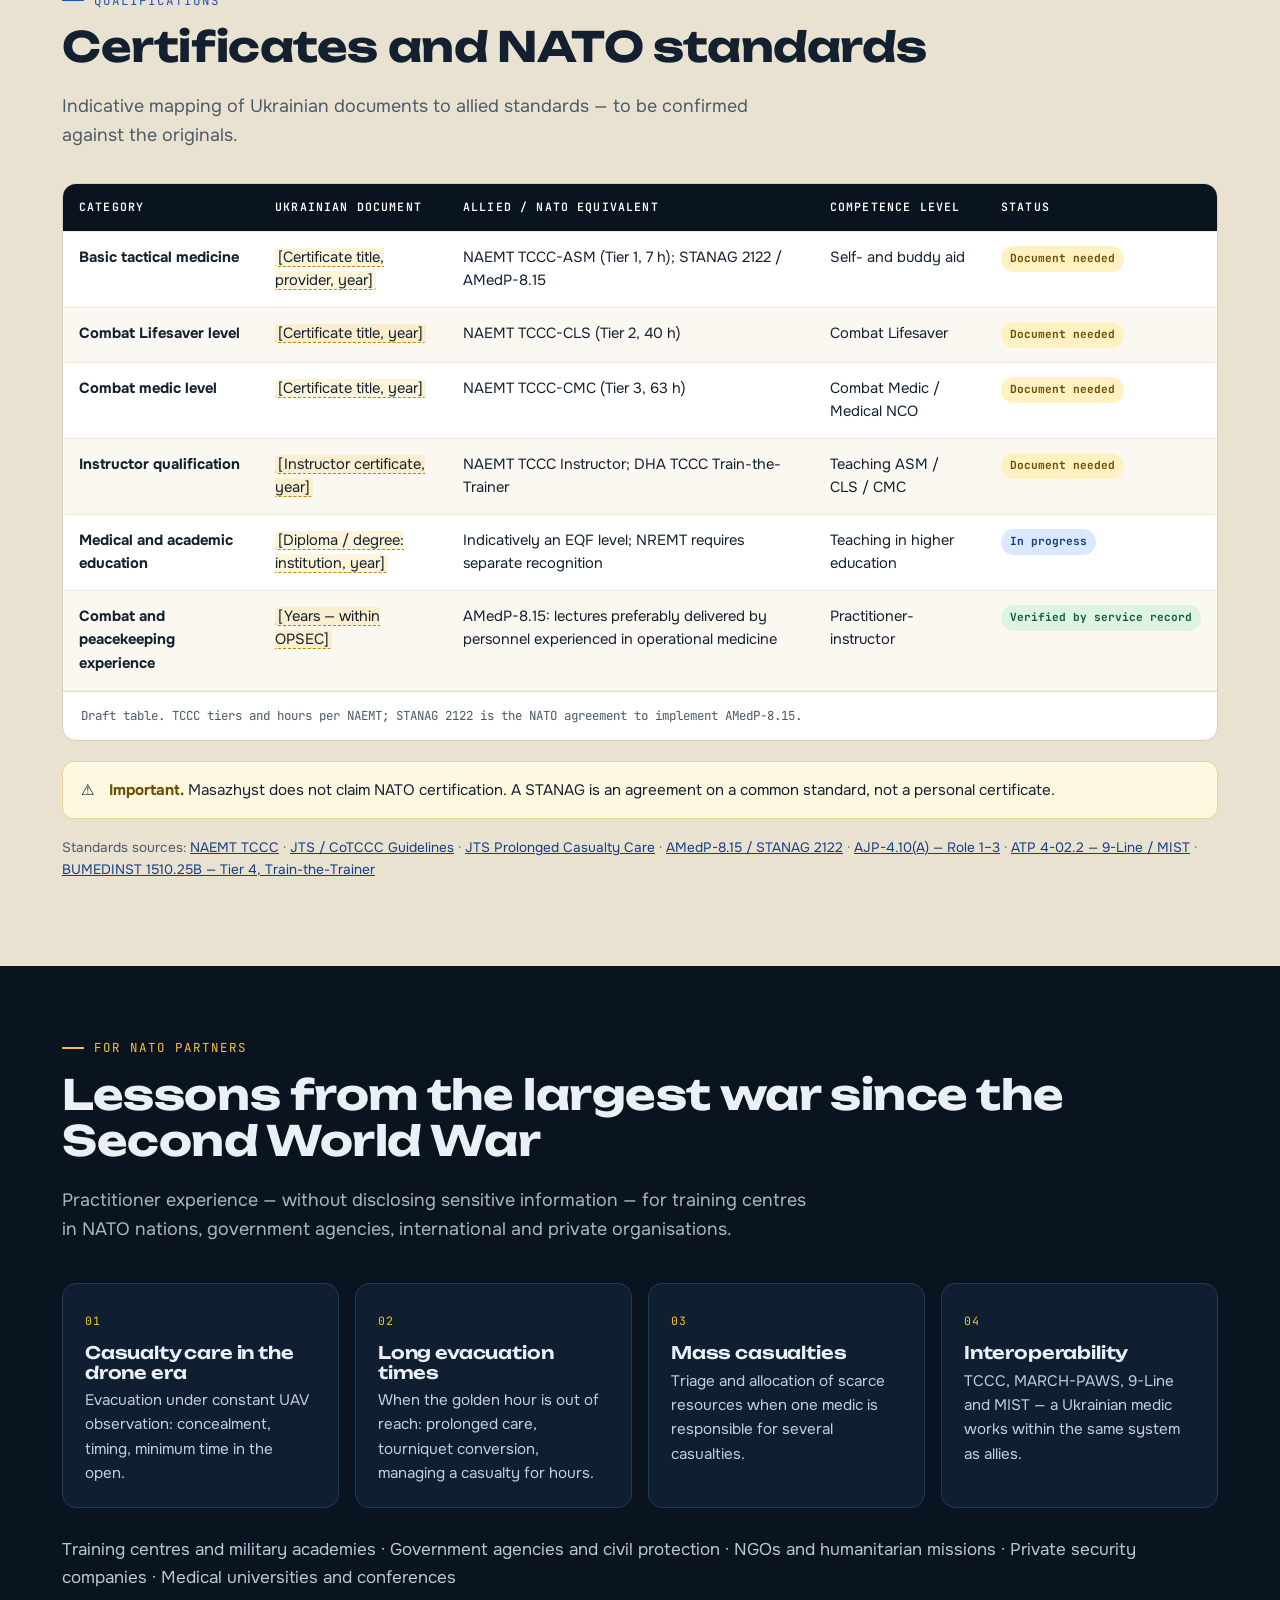
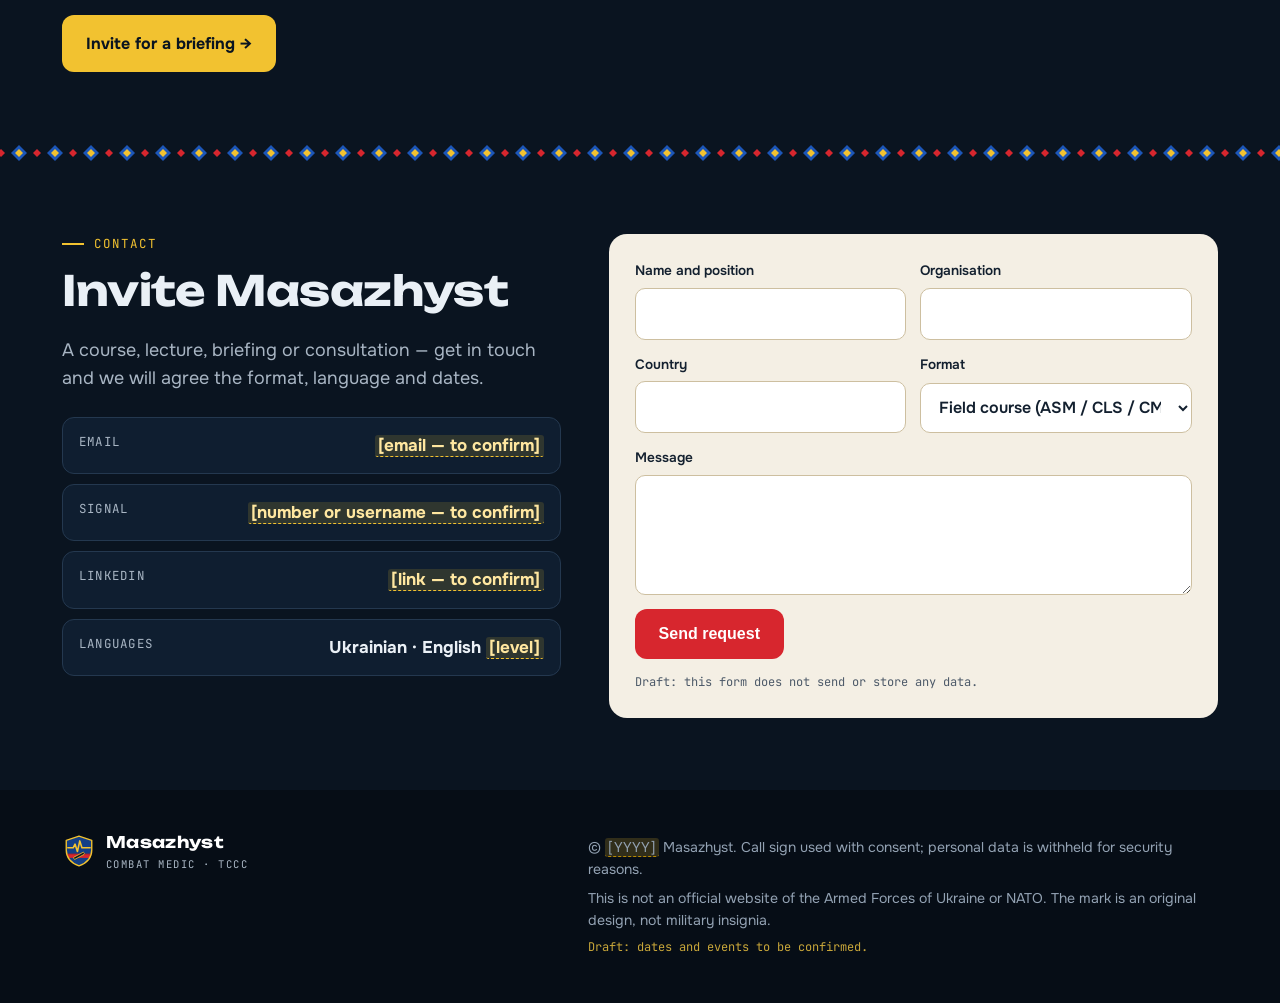
<file: en/index.html>
<!doctype html>
<html lang="en">
<head>
<meta charset="utf-8">
<meta name="viewport" content="width=device-width,initial-scale=1">
<title>Masazhyst — Combat Medic & TCCC Instructor from Ukraine</title>
<meta name="description" content="Masazhyst is a Ukrainian combat medic and Tactical Combat Casualty Care instructor — experience from an international peacekeeping mission, the ATO since 2014 and the full-scale war. TCCC-tiered courses, university lectures, lessons learned for NATO partners.">
<meta name="robots" content="index,follow">
<meta name="theme-color" content="#0A1420">
<link rel="canonical" href="https://aleks-army.github.io/masazhyst/en/">
<link rel="alternate" hreflang="uk" href="https://aleks-army.github.io/masazhyst/">
<link rel="alternate" hreflang="en" href="https://aleks-army.github.io/masazhyst/en/">
<link rel="alternate" hreflang="x-default" href="https://aleks-army.github.io/masazhyst/">
<link rel="icon" href="../favicon.svg" type="image/svg+xml">
<link rel="icon" href="../favicon-32.png" sizes="32x32" type="image/png">
<link rel="apple-touch-icon" href="../apple-touch-icon.png">
<link rel="preload" href="../assets/fonts/unbounded.woff2" as="font" type="font/woff2" crossorigin>
<link rel="stylesheet" href="../assets/style.css">
<meta property="og:url" content="https://aleks-army.github.io/masazhyst/en/">
<meta property="og:type" content="website">
<meta property="og:title" content="Masazhyst — Combat Medic & TCCC Instructor from Ukraine">
<meta property="og:description" content="Masazhyst is a Ukrainian combat medic and Tactical Combat Casualty Care instructor — experience from an international peacekeeping mission, the ATO since 2014 and the full-scale war. TCCC-tiered courses, university lectures, lessons learned for NATO partners.">
</head>
<body id="top">
<a class="skip" href="#main">Skip to content</a>
<div class="draft" role="note">DRAFT FOR REVIEW · dates, events and document titles are marked <span class="ph">[in brackets]</span> and will be confirmed</div>
<header class="hdr">
 <div class="wrap">
  <a class="brand" href="#top"><img src="../assets/mark.svg" alt="" width="34" height="34"><span>Masazhyst<small>Combat Medic · TCCC</small></span></a>
  <button class="burger" aria-expanded="false" aria-controls="nav" aria-label="Menu"><span></span><span></span><span></span></button>
  <nav class="nav" id="nav" aria-label="Menu"><a href="#about">About</a><a href="#line">Under fire</a><a href="#teach">Training</a><a href="#standards">NATO standards</a><a href="#partners">Partners</a><a href="#contact">Contact</a><span class="lang" role="group" aria-label="Language"><a href="../index.html" lang="uk" hreflang="uk">UA</a><a href="index.html" aria-current="true" lang="en">EN</a></span></nav>
 </div>
</header>
<main id="main">
<section class="hero dark" aria-labelledby="h1">
 <div class="wrap">
  <div>
   <p class="callsign">Call sign</p>
   <h1 id="h1">Masazhyst<span class="tq" aria-hidden="true"></span></h1>
   <p class="role">Combat Medic <b>·</b> TCCC Instructor</p>
   <p class="lead">From an international peacekeeping mission to the largest war since the Second World War. He has saved lives where the shooting is — and now teaches others to do the same: at training centres, universities and for NATO partners.</p>
   <figure class="quote"><blockquote><p>“Whoever saves a single life is considered as if he saved an entire world.”</p></blockquote><figcaption><cite>— <a href="https://www.sefaria.org/Mishnah_Sanhedrin.4.5" rel="noopener" target="_blank">Mishnah, Tractate Sanhedrin 4:5</a></cite></figcaption></figure>
   <div class="ctas"><a class="btn btn-primary" href="#contact">Invite to train →</a><a class="btn btn-ghost" href="#standards">Qualifications</a></div>
  </div>
  <aside class="fcard" aria-label="Specialist card">
   <div class="fcard-top"><img src="../assets/mark.svg" alt="Masazhyst mark: shield, pulse line and tourniquet" width="44" height="44"><div><b>Specialist card</b><span>Field card · TCCC</span></div></div>
   <div class="fcard-band" aria-hidden="true"></div>
   <dl><dt>Call sign</dt><dd>Masazhyst (“The Masseur”)</dd><dt>Role</dt><dd>Combat medic · rifleman</dd><dt>Standard</dt><dd>TCCC · MARCH-PAWS</dd><dt>Serving since</dt><dd><span class="ph">[YYYY]</span> · peacekeeping</dd><dt>Languages</dt><dd>Ukrainian · English <span class="ph">[level]</span></dd><dt>Status</dt><dd>Instructor · preparing to teach at university level</dd></dl>
   <div class="march" aria-label="MARCH"><span>M</span><span>A</span><span>R</span><span>C</span><span>H</span></div>
  </aside>
 </div>
 <div class="ecg" aria-hidden="true"><svg viewBox="0 0 1200 70" preserveAspectRatio="none"><path d="M0 40H300l14-22 18 44 16-58 16 50 10-14H640l10-10 12 22 14-30 14 18H900l14-22 18 44 16-58 16 50 10-14H1200" fill="none" stroke="currentColor" stroke-width="2.2"/></svg></div>
</section>
<div class="facts"><div class="wrap"><ul><li><b><span class="ph">[NN]</span>+</b><span>years in uniform — from peacekeeping to today</span></li><li><b>3 eras</b><span>peacekeeping · ATO since 2014 · full-scale war</span></li><li><b>weeks → months</b><span>on the front line without a break, on the hottest sectors</span></li><li><b>4 roles</b><span>medic · rifleman · assault operations · raids behind enemy lines</span></li></ul></div></div>
<div class="orn" aria-hidden="true"></div>

<section id="about" class="about" aria-labelledby="about-h">
 <div class="wrap grid">
  <div><p class="eyebrow">About</p><h2 id="about-h">A medic who fights. A soldier who saves lives.</h2><p>Masazhyst is a combat medic whose experience spans three eras of the Ukrainian military: an international peacekeeping mission, the Anti-Terrorist Operation (ATO) from 2014, and the full-scale war. On the hottest sectors of the front he remained who he is: the medic responsible for his comrades’ lives.</p><p>His experience was not earned on a training range. He delivered care on the line of fire, for weeks and months on the front line, fought as a rifleman, took part in assault operations and raids behind enemy lines. Today he is a tactical medicine instructor completing studies to teach in higher education — turning combat experience into structured knowledge.</p><ul class="principles"><li><i aria-hidden="true">01</i><span>Fire superiority and safety first, medicine second.</span></li><li><i aria-hidden="true">02</i><span>MARCH-PAWS, drilled until it is automatic.</span></li><li><i aria-hidden="true">03</i><span>Every soldier is the first medic for the person next to them.</span></li></ul></div>
  <div class="photo" role="img" aria-label="Photo: silhouette or from behind in kit — no face, no patches, no identifying marks"><div><svg viewBox="0 0 64 64" aria-hidden="true"><circle cx="32" cy="20" r="11" fill="none" stroke="#4D5A69" stroke-width="2.5"/><path d="M10 58c2-14 11-22 22-22s20 8 22 22" fill="none" stroke="#4D5A69" stroke-width="2.5"/></svg><span class="ph">[Photo: silhouette or from behind in kit — no face, no patches, no identifying marks]</span></div></div>
 </div>
</section>

<section id="path" aria-labelledby="path-h" style="background:var(--paper-2)">
 <div class="wrap">
  <div class="section-head"><div><p class="eyebrow">Career</p><h2 id="path-h">From peacekeeper to lecturer</h2></div><p class="mono" style="font-size:.8rem;color:var(--muted)">Order and dates to be confirmed.</p></div>
  <ol class="tl"><li class=""><time><span class="ph">[YYYY–YYYY]</span></time><div><h3>International peacekeeping mission</h3><p>Multinational operations to international standards.</p></div></li><li class="hot"><time>2014</time><div><h3>ATO</h3><p>Start of his path as a combat medic <span class="ph">[position — to confirm]</span>.</p></div></li><li class="hot"><time>2022</time><div><h3>Full-scale war</h3><p>Medic and rifleman in a combat unit on the hottest sectors of the front.</p></div></li><li class="now"><time><span class="ph">[YYYY]</span></time><div><h3>Instructor and lecturer</h3><p>Training service members at a training centre; qualifying to teach in higher education <span class="ph">[qualification]</span>.</p></div></li></ol>
 </div>
</section>

<section id="line" class="dark" aria-labelledby="line-h">
 <div class="wrap">
  <p class="eyebrow">Experience under fire</p><h2 id="line-h">Three phases of TCCC. He has worked each one in combat.</h2><p class="lead">Not in exercises, but under fire — for weeks and months on the front line.</p>
  <div class="phases"><article class="phase cuf"><span class="n">Phase 1</span><h3>Care Under Fire</h3><p class="en" lang="en">Care Under Fire</p><p>Fire superiority and cover come first. A tourniquet in seconds, extracting the casualty together with the team.</p></article><article class="phase tfc"><span class="n">Phase 2</span><h3>Tactical Field Care</h3><p class="en" lang="en">Tactical Field Care</p><p>MARCH-PAWS assessment: wound packing, airway, needle decompression, hypothermia, casualty card.</p></article><article class="phase tac"><span class="n">Phase 3</span><h3>Tactical Evacuation Care</h3><p class="en" lang="en">TACEVAC · CASEVAC / MEDEVAC</p><p>The 9-Line MEDEVAC request and a MIST handover — even when the “golden hour” turns into hours of waiting.</p></article></div>
  <div class="split">
   <div class="panel"><h3>When there is no evacuation</h3><p>Drones and artillery cut the route to Role 1 — the medic stays with the casualty for hours, sometimes days. For him, Prolonged Casualty Care is the daily reality of rotations.</p></div>
   <div class="panel red"><h3>The medic as rifleman</h3><p>He held positions, assaulted and raided behind enemy lines — and always remained the team’s medic. His courses are about care when you are part of the fight yourself.</p></div>
  </div>
  <ul class="patches" style="list-style:none;padding:0"><li class="patch y">Combat medic</li><li class="patch ">Rifleman</li><li class="patch ">Assault ops</li><li class="patch ">Behind enemy lines</li><li class="patch r">Care Under Fire</li><li class="patch y">Instructor</li></ul>
  <p class="opsec">// Operational details, units and locations are withheld for security reasons.</p>
 </div>
</section>
<div class="orn" aria-hidden="true"></div>

<section id="teach" aria-labelledby="teach-h">
 <div class="wrap">
  <p class="eyebrow">Training</p><h2 id="teach-h">What Masazhyst teaches</h2><p class="lead">Courses follow the TCCC tiers (Joint Trauma System / CoTCCC) and the levels of tactical pre-hospital care set by Ukraine’s Ministry of Defence Order No. 436. Every topic comes with examples from real combat.</p>
  <h3 style="margin-top:40px">The MARCH-PAWS algorithm</h3>
  <ol class="march-row" style="list-style:none;padding:0"><li class="ml"><b>M</b><span class="t" lang="en">Massive hemorrhage</span></li><li class="ml"><b>A</b><span class="t" lang="en">Airway</span></li><li class="ml"><b>R</b><span class="t" lang="en">Respiration</span></li><li class="ml"><b>C</b><span class="t" lang="en">Circulation</span></li><li class="ml"><b>H</b><span class="t" lang="en">Hypothermia / Head</span></li><li class="ml paws"><b>P</b><span class="t" lang="en">Pain</span></li><li class="ml paws"><b>A</b><span class="t" lang="en">Antibiotics</span></li><li class="ml paws"><b>W</b><span class="t" lang="en">Wounds</span></li><li class="ml paws"><b>S</b><span class="t" lang="en">Splinting</span></li></ol>
  <p class="march-legend">MARCH — life-saving priorities; PAWS — continued casualty care.</p>
  <div class="tiers"><article class="tier "><span class="lvl">Tier 1 · ASM</span><h3>All Service Members</h3><p>Self- and buddy aid: tourniquet, wound packing, moving to cover, MARCH assessment.</p><span class="meta"><span class="ph">[duration]</span> · up to <span class="ph">[N]</span> trainees</span><span class="std">TCCC-ASM · STANAG 2122 / AMedP-8.15</span></article><article class="tier "><span class="lvl">Tier 2 · CLS</span><h3>Combat Lifesaver</h3><p>Tourniquet conversion, needle decompression, hypothermia, casualty card, TACEVAC preparation.</p><span class="meta"><span class="ph">[duration]</span> · up to <span class="ph">[N]</span> trainees</span><span class="std">TCCC-CLS (Combat Lifesaver)</span></article><article class="tier "><span class="lvl">Tier 3 · CMC</span><h3>Combat Medic</h3><p>Advanced assessment, airway, shock, IV and IO access, analgesia, triage, prolonged care.</p><span class="meta"><span class="ph">[duration]</span> · up to <span class="ph">[N]</span> trainees</span><span class="std">TCCC-CMC (Combat Medic / Corpsman)</span></article><article class="tier top"><span class="lvl">Instructor</span><h3>Train the trainer</h3><p>Adult-learning methodology, skills assessment, scenario-based training.</p><span class="meta"><span class="ph">[duration]</span> · on request</span><span class="std">Train-the-Trainer · <span class="ph">[instructor status — to confirm]</span></span></article></div>
  <h3 style="margin-top:40px">Topics and modules</h3>
  <ul class="chips"><li>Tourniquets and conversion</li><li>Hemorrhage control</li><li>Tension pneumothorax</li><li>9-Line MEDEVAC</li><li>MIST(AT) handover</li><li>Mass casualties (MASCAL)</li><li>Prolonged Casualty Care (PCC)</li><li>Evacuation under drone threat</li><li>Stress inoculation and scenarios</li></ul>
  <h3 style="margin-top:44px">Formats</h3>
  <div class="formats" style="margin-top:16px"><div class="fmt"><h3>Field courses</h3><p>On the range, in the trainees’ own kit, in near-combat conditions.</p></div><div class="fmt"><h3>Academic lectures</h3><p>For medical and military universities, conferences and seminars.</p></div><div class="fmt"><h3>Train-the-trainer</h3><p>Building an instructor cadre for a unit or organisation.</p></div><div class="fmt"><h3>Consulting · lessons learned</h3><p>For NATO partners, government agencies, NGOs and security companies.</p></div></div>
 </div>
</section>

<section id="standards" aria-labelledby="std-h" style="background:var(--paper-2)">
 <div class="wrap">
  <p class="eyebrow">Qualifications</p><h2 id="std-h">Certificates and NATO standards</h2><p class="lead">Indicative mapping of Ukrainian documents to allied standards — to be confirmed against the originals.</p>
  <div class="tbl-wrap" tabindex="0" role="region" aria-labelledby="std-h"><table><caption>Draft table. TCCC tiers and hours per NAEMT; STANAG 2122 is the NATO agreement to implement AMedP-8.15.</caption><thead><tr><th scope="col">Category</th><th scope="col">Ukrainian document</th><th scope="col">Allied / NATO equivalent</th><th scope="col">Competence level</th><th scope="col">Status</th></tr></thead><tbody><tr><th scope="row">Basic tactical medicine</th><td><span class="ph">[Certificate title, provider, year]</span></td><td>NAEMT TCCC-ASM (Tier 1, 7 h); STANAG 2122 / AMedP-8.15</td><td>Self- and buddy aid</td><td><span class="st doc">Document needed</span></td></tr><tr><th scope="row">Combat Lifesaver level</th><td><span class="ph">[Certificate title, year]</span></td><td>NAEMT TCCC-CLS (Tier 2, 40 h)</td><td>Combat Lifesaver</td><td><span class="st doc">Document needed</span></td></tr><tr><th scope="row">Combat medic level</th><td><span class="ph">[Certificate title, year]</span></td><td>NAEMT TCCC-CMC (Tier 3, 63 h)</td><td>Combat Medic / Medical NCO</td><td><span class="st doc">Document needed</span></td></tr><tr><th scope="row">Instructor qualification</th><td><span class="ph">[Instructor certificate, year]</span></td><td>NAEMT TCCC Instructor; DHA TCCC Train-the-Trainer</td><td>Teaching ASM / CLS / CMC</td><td><span class="st doc">Document needed</span></td></tr><tr><th scope="row">Medical and academic education</th><td><span class="ph">[Diploma / degree: institution, year]</span></td><td>Indicatively an EQF level; NREMT requires separate recognition</td><td>Teaching in higher education</td><td><span class="st prog">In progress</span></td></tr><tr><th scope="row">Combat and peacekeeping experience</th><td><span class="ph">[Years — within OPSEC]</span></td><td>AMedP-8.15: lectures preferably delivered by personnel experienced in operational medicine</td><td>Practitioner-instructor</td><td><span class="st exp">Verified by service record</span></td></tr></tbody></table></div>
  <div class="disclaimer" role="note"><span aria-hidden="true">⚠</span><p style="margin:0"><b>Important.</b> Masazhyst does not claim NATO certification. A STANAG is an agreement on a common standard, not a personal certificate.</p></div>
  <p class="sources">Standards sources: <a href="https://www.naemt.org/education/trauma-education/naemt-tccc" rel="noopener" target="_blank">NAEMT TCCC</a> · <a href="https://jts.health.mil/index.cfm/committees/cotccc/guidelines" rel="noopener" target="_blank">JTS / CoTCCC Guidelines</a> · <a href="https://jts.health.mil/assets/docs/cpgs/Prolonged_Casualty_Care_Guidelines_21_Dec_2021_ID91v1.1.pdf" rel="noopener" target="_blank">JTS Prolonged Casualty Care</a> · <a href="https://www.coemed.org/files/stanags/03_AMEDP/AMedP-8.15_EDB_V1_E_2122.pdf" rel="noopener" target="_blank">AMedP-8.15 / STANAG 2122</a> · <a href="https://shape.nato.int/resources/site6362/medica-secure/publications/ajp-4.10(a).pdf" rel="noopener" target="_blank">AJP-4.10(A) — Role 1–3</a> · <a href="https://armypubs.army.mil/epubs/DR_pubs/DR_a/pdf/web/ARN17834_ATP%204-02x2%20FINAL%20WEB.pdf" rel="noopener" target="_blank">ATP 4-02.2 — 9-Line / MIST</a> · <a href="https://www.med.navy.mil/Portals/62/Documents/BUMED/Directives/Instructions/1510.25B.pdf" rel="noopener" target="_blank">BUMEDINST 1510.25B — Tier 4, Train-the-Trainer</a></p>
 </div>
</section>


<section id="partners" class="dark" aria-labelledby="part-h">
 <div class="wrap">
  <p class="eyebrow">For NATO partners</p><h2 id="part-h">Lessons from the largest war since the Second World War</h2><p class="lead">Practitioner experience — without disclosing sensitive information — for training centres in NATO nations, government agencies, international and private organisations.</p>
  <div class="lessons"><article class="lesson"><span class="k">01</span><h3>Casualty care in the drone era</h3><p>Evacuation under constant UAV observation: concealment, timing, minimum time in the open.</p></article><article class="lesson"><span class="k">02</span><h3>Long evacuation times</h3><p>When the golden hour is out of reach: prolonged care, tourniquet conversion, managing a casualty for hours.</p></article><article class="lesson"><span class="k">03</span><h3>Mass casualties</h3><p>Triage and allocation of scarce resources when one medic is responsible for several casualties.</p></article><article class="lesson"><span class="k">04</span><h3>Interoperability</h3><p>TCCC, MARCH-PAWS, 9-Line and MIST — a Ukrainian medic works within the same system as allies.</p></article></div>
  <p style="margin:28px 0 24px;color:#B9C6D4">Training centres and military academies · Government agencies and civil protection · NGOs and humanitarian missions · Private security companies · Medical universities and conferences</p>
  <a class="btn btn-primary" href="#contact">Invite for a briefing →</a>
 </div>
</section>

<div class="orn" aria-hidden="true"></div>

<section id="contact" class="dark contact" aria-labelledby="con-h">
 <div class="wrap grid">
  <div><p class="eyebrow">Contact</p><h2 id="con-h">Invite Masazhyst</h2><p class="lead">A course, lecture, briefing or consultation — get in touch and we will agree the format, language and dates.</p><ul class="clist"><li><span>Email</span><b><span class="ph">[email — to confirm]</span></b></li><li><span>Signal</span><b><span class="ph">[number or username — to confirm]</span></b></li><li><span>LinkedIn</span><b><span class="ph">[link — to confirm]</span></b></li><li><span>Languages</span><b>Ukrainian · English <span class="ph">[level]</span></b></li></ul></div>
  <form id="invite" novalidate>
   <label>Name and position<input name="name" autocomplete="name" required></label>
   <label>Organisation<input name="org" autocomplete="organization"></label>
   <label>Country<input name="country" autocomplete="country-name"></label>
   <label>Format<select name="format"><option>Field course (ASM / CLS / CMC)</option><option>Academic lecture</option><option>Train-the-trainer</option><option>Consulting / briefing</option><option>Other</option></select></label>
   <label class="full">Message<textarea name="msg"></textarea></label>
   <div class="full"><button class="btn btn-red" type="submit">Send request</button></div>
   <p class="form-note full">Draft: this form does not send or store any data.</p>
   <p class="form-ok full" tabindex="-1" role="status">Thank you! In this draft nothing is sent — a real contact channel will be connected before publication.</p>
  </form>
 </div>
</section>
</main>
<footer>
 <div class="wrap">
  <div><a class="brand" href="#top"><img src="../assets/mark.svg" alt="" width="34" height="34"><span>Masazhyst<small>Combat Medic · TCCC</small></span></a></div>
  <div><p>© <span class="ph">[YYYY]</span> Masazhyst. Call sign used with consent; personal data is withheld for security reasons.</p><p>This is not an official website of the Armed Forces of Ukraine or NATO. The mark is an original design, not military insignia.</p><p class="note">Draft: dates and events to be confirmed.</p></div>
 </div>
</footer>
<script src="../assets/app.js" defer></script>
</body>
</html>
</file>
<file: assets/style.css>
@font-face{font-family:"Unbounded";src:url(fonts/unbounded.woff2) format("woff2");font-weight:200 900;font-display:swap}
@font-face{font-family:"Onest";src:url(fonts/onest.woff2) format("woff2");font-weight:100 900;font-display:swap}
@font-face{font-family:"JB Mono";src:url(fonts/jbmono.woff2) format("woff2");font-weight:100 800;font-display:swap}
:root{
  --ink:#0A1420;--ink-2:#0F1E30;--ink-3:#16283E;--line:#24384F;
  --paper:#F4EFE4;--paper-2:#EAE2D0;--text:#13202F;--muted:#4D5A69;--muted-d:#A9B6C4;
  --blue:#1C56B8;--blue-d:#123E86;--wheat:#F2C230;--wheat-d:#B88A00;--red:#D7262E;--red-l:#FF5A60;
  --r:14px;--max:1200px;
  --display:"Unbounded",system-ui,sans-serif;--sans:"Onest",system-ui,-apple-system,"Segoe UI",sans-serif;--mono:"JB Mono",ui-monospace,monospace;
}
*{box-sizing:border-box}
html{scroll-behavior:smooth;scroll-padding-top:76px}
@media (prefers-reduced-motion:reduce){html{scroll-behavior:auto}*{animation:none!important;transition:none!important}}
body{margin:0;font-family:var(--sans);font-size:17px;line-height:1.6;color:var(--text);background:var(--paper);-webkit-font-smoothing:antialiased}
img,svg{max-width:100%;display:block}
a{color:inherit}
:focus-visible{outline:3px solid var(--wheat);outline-offset:3px;border-radius:4px}
.wrap{max-width:var(--max);margin:0 auto;padding:0 22px}
.skip{position:absolute;left:-999px;top:8px;background:var(--wheat);color:var(--ink);padding:10px 14px;border-radius:8px;z-index:100;font-weight:700}
.skip:focus{left:8px}
.ph{background:rgba(242,194,48,.18);border-bottom:1.5px dashed var(--wheat-d);padding:0 .2em;border-radius:3px;font-style:normal;white-space:normal}
.dark .ph{background:rgba(242,194,48,.14);border-color:var(--wheat);color:#FFE7A0}
.mono{font-family:var(--mono);letter-spacing:.02em}
.eyebrow{font-family:var(--mono);font-size:.78rem;letter-spacing:.16em;text-transform:uppercase;color:var(--blue);display:flex;align-items:center;gap:10px;margin:0 0 14px}
.eyebrow::before{content:"";width:22px;height:2px;background:currentColor}
.dark .eyebrow{color:var(--wheat)}
h1,h2,h3{font-family:var(--display);line-height:1.12;margin:0 0 .5em;letter-spacing:-.01em}
h2{font-size:clamp(1.6rem,3.6vw,2.6rem);font-weight:700}
h3{font-size:1.08rem;font-weight:600}
.lead{font-size:1.12rem;color:var(--muted);max-width:62ch}
.dark .lead{color:var(--muted-d)}
section{padding:72px 0}
.dark{background:var(--ink);color:#EAF0F6}
/* draft ribbon */
.draft{background:repeating-linear-gradient(135deg,#2a2200 0 10px,#211b00 10px 20px);color:#FFE7A0;font-size:.8rem;text-align:center;padding:6px 12px;font-family:var(--mono)}
/* header */
.hdr{position:sticky;top:0;z-index:50;background:rgba(10,20,32,.92);backdrop-filter:blur(10px);border-bottom:1px solid var(--line);color:#fff}
.hdr .wrap{display:flex;align-items:center;gap:20px;height:64px}
.brand{display:flex;align-items:center;gap:10px;text-decoration:none;font-family:var(--display);font-weight:700;font-size:1rem;letter-spacing:.02em}
.brand img{width:34px;height:34px}
.brand small{display:block;font-family:var(--mono);font-weight:400;font-size:.66rem;letter-spacing:.14em;color:var(--muted-d);text-transform:uppercase}
.nav{margin-left:auto;display:flex;gap:4px;align-items:center}
.nav a{text-decoration:none;font-size:.9rem;padding:8px 10px;border-radius:8px;color:#D6DEE8}
.nav a:hover{background:var(--ink-3);color:#fff}
.lang{display:flex;border:1px solid var(--line);border-radius:999px;overflow:hidden;margin-left:8px}
.lang a{padding:6px 11px;font-family:var(--mono);font-size:.78rem;text-decoration:none;color:#D6DEE8}
.lang a[aria-current]{background:var(--wheat);color:var(--ink);font-weight:700}
.burger{display:none;margin-left:auto;background:none;border:1px solid var(--line);color:#fff;border-radius:10px;width:44px;height:40px;cursor:pointer}
.burger span{display:block;width:18px;height:2px;background:#fff;margin:4px auto}
@media (max-width:1020px){
  .burger{display:block}
  .nav{display:none;position:absolute;left:0;right:0;top:64px;background:var(--ink);flex-direction:column;align-items:stretch;padding:12px 22px 22px;border-bottom:1px solid var(--line)}
  .nav.open{display:flex}
  .nav a{padding:12px;font-size:1rem}
  .lang{align-self:flex-start;margin:10px 0 0}
}
/* hero */
.hero{position:relative;overflow:hidden;padding:72px 0 0;background:
 radial-gradient(1200px 500px at 85% -10%,rgba(28,86,184,.35),transparent 60%),
 linear-gradient(var(--line) 1px,transparent 1px) 0 0/64px 64px,
 linear-gradient(90deg,var(--line) 1px,transparent 1px) 0 0/64px 64px,var(--ink)}
.hero::after{content:"";position:absolute;inset:0;background:linear-gradient(180deg,transparent 60%,var(--ink));pointer-events:none}
.hero .wrap{position:relative;z-index:1;display:grid;grid-template-columns:1.25fr .9fr;gap:48px;align-items:center}
.callsign{font-family:var(--mono);font-size:.8rem;letter-spacing:.2em;text-transform:uppercase;color:var(--wheat);margin:0 0 10px}
.hero h1{font-size:clamp(2.9rem,8.6vw,6.4rem);font-weight:800;letter-spacing:-.03em;margin:0;line-height:1}
.hero h1 .tq{display:inline-block;width:.42em;height:.12em;background:var(--red);vertical-align:.18em;margin-left:.08em;border-radius:2px}
.role{font-family:var(--display);font-weight:500;font-size:clamp(1rem,2.2vw,1.3rem);color:#CFE0FF;margin:18px 0 14px}
.role b{color:var(--wheat);font-weight:500}
.hero .lead{color:#B9C6D4}
.quote{margin:28px 0 30px;padding:18px 22px;border-left:4px solid var(--wheat);background:rgba(255,255,255,.04);border-radius:0 var(--r) var(--r) 0;max-width:60ch}
.quote p{font-size:1.18rem;margin:0 0 8px;color:#fff;font-weight:500}
.quote cite{font-style:normal;font-family:var(--mono);font-size:.78rem;color:var(--muted-d)}
.quote cite a{color:var(--muted-d)}
.ctas{display:flex;flex-wrap:wrap;gap:12px}
.btn{display:inline-flex;align-items:center;gap:10px;padding:14px 22px;border-radius:12px;font-weight:700;text-decoration:none;font-size:1rem;border:2px solid transparent;transition:transform .15s,background .15s}
.btn:hover{transform:translateY(-1px)}
.btn-primary{background:var(--wheat);color:var(--ink)}
.btn-primary:hover{background:#FFD24D}
.btn-ghost{border-color:#3A5370;color:#fff}
.btn-ghost:hover{border-color:var(--wheat)}
.btn-red{background:var(--red);color:#fff}
/* field card */
.fcard{background:var(--paper);color:var(--text);border-radius:18px;box-shadow:0 30px 80px rgba(0,0,0,.45);overflow:hidden;transform:rotate(1.2deg);border:1px solid #d9cfb9}
.fcard-top{display:flex;align-items:center;gap:12px;padding:16px 18px;background:var(--blue-d);color:#fff}
.fcard-top img{width:44px;height:44px}
.fcard-top b{font-family:var(--display);font-size:.95rem;display:block}
.fcard-top span{font-family:var(--mono);font-size:.68rem;letter-spacing:.14em;opacity:.8;text-transform:uppercase}
.fcard-band{height:12px;background:var(--red);position:relative}
.fcard-band::after{content:"";position:absolute;left:46%;top:-6px;width:56px;height:22px;background:var(--ink);border:2px solid var(--wheat);border-radius:5px;transform:rotate(-12deg)}
.fcard dl{margin:0;padding:8px 18px 4px;display:grid;grid-template-columns:auto 1fr;font-size:.92rem}
.fcard dt{font-family:var(--mono);font-size:.68rem;letter-spacing:.1em;text-transform:uppercase;color:var(--muted);padding:10px 14px 10px 0;}
.fcard dt,.fcard dd{border-bottom:1px dashed #CDBFA0}
.fcard dd{margin:0;padding:9px 0;font-weight:600}
.fcard .march{display:grid;grid-template-columns:repeat(5,1fr);gap:6px;padding:14px 18px 18px}
.fcard .march span{font-family:var(--display);font-weight:800;text-align:center;padding:8px 0;border-radius:8px;background:var(--paper-2);font-size:1.05rem}
.fcard .march span:first-child{background:var(--red);color:#fff}
.ecg{position:relative;z-index:1;margin-top:56px;height:70px;color:var(--wheat)}
.ecg svg{width:100%;height:70px}
.ecg path{stroke-dasharray:2400;stroke-dashoffset:2400;animation:draw 4s ease-out .3s forwards}
@keyframes draw{to{stroke-dashoffset:0}}
@media (max-width:900px){.hero .wrap{grid-template-columns:1fr}.fcard{transform:none;max-width:460px}}
/* ornament */
.orn{height:18px;background-color:var(--ink);background-image:url("data:image/svg+xml,%3Csvg xmlns='http://www.w3.org/2000/svg' width='36' height='18'%3E%3Cpath d='M9 1l8 8-8 8-8-8z' fill='%231C56B8'/%3E%3Cpath d='M9 5l4 4-4 4-4-4z' fill='%23F2C230'/%3E%3Cpath d='M27 5l4 4-4 4-4-4z' fill='%23D7262E'/%3E%3C/svg%3E");background-repeat:repeat-x;background-position:center}
.orn.light{background-color:var(--paper)}
/* facts */
.facts{background:var(--ink);color:#fff;padding:30px 0 70px}
.facts ul{list-style:none;margin:0;padding:0;display:grid;grid-template-columns:repeat(4,1fr);gap:1px;background:var(--line);border:1px solid var(--line);border-radius:var(--r);overflow:hidden}
.facts li{background:var(--ink-2);padding:22px 20px}
.facts b{display:block;font-family:var(--display);font-size:clamp(1.4rem,2.6vw,2rem);color:var(--wheat);line-height:1.1;margin-bottom:8px}
.facts li>span{font-size:.92rem;color:#B9C6D4;line-height:1.45;display:block}
@media (max-width:1000px){.facts ul{grid-template-columns:repeat(2,1fr)}}
@media (max-width:480px){.facts li{padding:16px 14px}.facts b{font-size:1.25rem;white-space:normal}}
/* about */
.about .grid{display:grid;grid-template-columns:1.3fr .9fr;gap:56px;align-items:start}
.about p{max-width:64ch}
.principles{list-style:none;padding:0;margin:26px 0 0;display:grid;gap:12px}
.principles li{display:flex;gap:14px;align-items:flex-start;background:#fff;border:1px solid #E1D8C4;border-radius:12px;padding:14px 16px}
.principles li i{flex:none;width:30px;height:30px;border-radius:8px;background:var(--blue);color:#fff;font-style:normal;font-family:var(--mono);font-weight:700;display:grid;place-items:center;font-size:.85rem}
.photo{aspect-ratio:4/5;border-radius:18px;border:2px dashed #BBA978;background:
 repeating-linear-gradient(45deg,rgba(28,86,184,.06) 0 14px,transparent 14px 28px),var(--paper-2);display:grid;place-items:center;text-align:center;padding:24px;color:var(--muted);font-family:var(--mono);font-size:.85rem}
.photo svg{width:96px;margin:0 auto 14px;opacity:.8}
@media (max-width:900px){.about .grid{grid-template-columns:1fr}.photo{max-width:420px;aspect-ratio:16/10}}
/* timeline */
.tl{position:relative;margin:40px 0 0;padding:0;list-style:none}
.tl::before{content:"";position:absolute;left:118px;top:6px;bottom:6px;width:2px;background:linear-gradient(var(--blue),var(--wheat),var(--red))}
.tl li{display:grid;grid-template-columns:100px 1fr;gap:38px;padding:0 0 26px;position:relative}
.tl li::before{content:"";position:absolute;left:111px;top:6px;width:16px;height:16px;border-radius:50%;background:var(--paper);border:3px solid var(--blue)}
.tl li.hot::before{border-color:var(--red);background:var(--red)}
.tl li.now::before{border-color:var(--wheat);background:var(--wheat)}
.tl time{font-family:var(--mono);font-size:.85rem;font-weight:700;text-align:right;padding-top:2px;color:var(--blue-d)}
.tl h3{margin:0 0 4px}
.tl p{margin:0;color:var(--muted);max-width:62ch}
.tl .tag{display:inline-block;font-family:var(--mono);font-size:.68rem;letter-spacing:.1em;text-transform:uppercase;padding:2px 8px;border-radius:999px;background:var(--paper-2);margin-left:6px;vertical-align:middle;color:var(--muted)}
@media (max-width:640px){.tl::before{left:7px}.tl li{grid-template-columns:1fr;gap:4px;padding-left:34px}.tl li::before{left:0}.tl time{text-align:left}}
/* frontline */
.phases{display:grid;grid-template-columns:repeat(3,1fr);gap:18px;margin-top:40px}
.phase{background:var(--ink-2);border:1px solid var(--line);border-radius:var(--r);padding:24px;position:relative}
.phase .n{font-family:var(--mono);font-size:.75rem;color:var(--muted-d);letter-spacing:.14em}
.phase h3{margin:8px 0 4px;font-size:1.15rem}
.phase .en{font-family:var(--mono);font-size:.78rem;color:var(--wheat);margin:0 0 12px}
.phase p{margin:0;color:#C3CFDB;font-size:.97rem}
.phase.cuf{border-top:4px solid var(--red)}.phase.tfc{border-top:4px solid var(--wheat)}.phase.tac{border-top:4px solid var(--blue)}
.split{display:grid;grid-template-columns:1fr 1fr;gap:18px;margin-top:18px}
.panel{border-radius:var(--r);padding:28px;background:linear-gradient(160deg,#13294A,#0F1E30);border:1px solid var(--line)}
.panel p{color:#C3CFDB;margin:0}
.panel.red{background:linear-gradient(160deg,#3B1216,#1A0E14);border-color:#5A2027}
.patches{display:flex;flex-wrap:wrap;gap:10px;margin-top:28px}
.patch{font-family:var(--mono);font-size:.78rem;font-weight:700;letter-spacing:.1em;text-transform:uppercase;padding:9px 16px 9px 26px;background:#1A2C42;border:1.5px solid #3A5370;color:#E9EEF4;clip-path:polygon(12px 0,100% 0,100% 100%,12px 100%,0 50%);}
.patch.y{border-color:var(--wheat);color:var(--wheat)}.patch.r{border-color:var(--red-l);color:#FFB3B6}
.opsec{margin-top:22px;font-family:var(--mono);font-size:.78rem;color:var(--muted-d)}
@media (max-width:900px){.phases,.split{grid-template-columns:1fr}}
/* MARCH */
.march-row{display:grid;grid-template-columns:repeat(9,1fr);gap:8px;margin:34px 0 10px}
.ml{background:#fff;border:1px solid #E1D8C4;border-radius:12px;padding:16px 10px;text-align:center}
.ml b{display:block;font-family:var(--display);font-size:1.9rem;line-height:1;color:var(--blue-d)}
.ml:first-child b{color:var(--red)}
.ml.paws{background:var(--paper-2)}
.ml .t{display:block;font-family:var(--mono);font-size:.66rem;margin-top:8px;color:var(--muted);text-transform:uppercase;letter-spacing:.04em}
.ml .u{display:block;font-size:.82rem;font-weight:600;margin-top:2px;line-height:1.25}
.march-legend{font-family:var(--mono);font-size:.78rem;color:var(--muted)}
@media (max-width:900px){.march-row{grid-template-columns:repeat(5,1fr)}}
@media (max-width:520px){.march-row{grid-template-columns:repeat(3,1fr)}}
/* courses */
.tiers{display:grid;grid-template-columns:repeat(4,1fr);gap:16px;margin-top:40px}
.tier{background:#fff;border:1px solid #E1D8C4;border-radius:var(--r);padding:22px;display:flex;flex-direction:column}
.tier .lvl{font-family:var(--mono);font-size:.72rem;letter-spacing:.12em;text-transform:uppercase;color:var(--blue)}
.tier h3{margin:8px 0 6px}
.tier p{margin:0 0 14px;color:var(--muted);font-size:.95rem}
.tier .std{margin-top:auto;font-family:var(--mono);font-size:.72rem;color:var(--text);background:var(--paper);border-radius:8px;padding:8px 10px}
.tier .meta{font-family:var(--mono);font-size:.72rem;color:var(--muted);margin-bottom:8px}
.tier.top{background:var(--blue-d);color:#fff;border-color:var(--blue-d)}
.tier.top p,.tier.top .meta{color:#C9D8F2}.tier.top .lvl{color:var(--wheat)}.tier.top .std{background:rgba(255,255,255,.1);color:#fff}
.chips{display:flex;flex-wrap:wrap;gap:8px;margin-top:26px;list-style:none;padding:0}
.chips li{font-size:.9rem;padding:7px 12px;border-radius:999px;border:1px solid #D5CAB1;background:#FBF8F1}
.formats{display:grid;grid-template-columns:repeat(4,1fr);gap:16px;margin-top:44px}
.fmt{border-top:3px solid var(--wheat-d);padding-top:16px}
.fmt p{margin:0;color:var(--muted);font-size:.95rem}
@media (max-width:1000px){.tiers,.formats{grid-template-columns:repeat(2,1fr)}}
@media (max-width:560px){.tiers,.formats{grid-template-columns:1fr}}
/* standards table */
.tbl-wrap{margin-top:34px;overflow-x:auto;border-radius:var(--r);border:1px solid #D9CFB9;background:#fff}
table{border-collapse:collapse;width:100%;min-width:880px;font-size:.92rem}
caption{text-align:left;padding:14px 18px;font-family:var(--mono);font-size:.78rem;color:var(--muted);caption-side:bottom;border-top:1px solid #E6DECB}
th,td{padding:14px 16px;text-align:left;vertical-align:top;border-bottom:1px solid #EFE8D8}
thead th{background:var(--ink);color:#fff;font-family:var(--mono);font-size:.72rem;letter-spacing:.1em;text-transform:uppercase;font-weight:600;position:sticky;top:0}
tbody th{font-weight:700;width:17%}
tbody tr:nth-child(even){background:#FBF8F1}
.st{display:inline-block;font-family:var(--mono);font-size:.7rem;font-weight:700;padding:4px 9px;border-radius:999px;white-space:nowrap}
.st.doc{background:#FFF1C2;color:#6A4F00}.st.prog{background:#DCE8FF;color:#123E86}.st.exp{background:#DDF3E4;color:#165C30}.st.chk{background:#F3E1E2;color:#8A1C22}
.disclaimer{margin-top:20px;display:flex;gap:14px;background:#FFF8E1;border:1px solid #EBD58C;border-radius:12px;padding:16px 18px;font-size:.95rem}
.disclaimer b{color:#6A4F00}
.sources{margin-top:18px;font-size:.85rem;color:var(--muted)}
.sources a{color:var(--blue-d)}
/* academic */
.acad{display:grid;grid-template-columns:1fr 1fr;gap:48px;align-items:start}
.acad ol{margin:0;padding:0;list-style:none;counter-reset:a}
.acad ol li{counter-increment:a;padding:14px 0 14px 52px;position:relative;border-bottom:1px solid #E1D8C4}
.acad ol li::before{content:counter(a,decimal-leading-zero);position:absolute;left:0;top:12px;font-family:var(--display);font-weight:700;color:var(--wheat-d);font-size:1.2rem}
.badges{display:flex;flex-wrap:wrap;gap:8px;margin-top:20px}
.badges>span{font-family:var(--mono);font-size:.78rem;padding:6px 10px;border-radius:8px;background:var(--paper-2)}
@media (max-width:900px){.acad{grid-template-columns:1fr}}
/* partners */
.lessons{display:grid;grid-template-columns:repeat(4,1fr);gap:16px;margin-top:40px}
.lesson{background:var(--ink-2);border:1px solid var(--line);border-radius:var(--r);padding:22px}
.lesson .k{font-family:var(--mono);font-size:.72rem;color:var(--wheat);letter-spacing:.12em}
.lesson h3{margin:10px 0 6px}
.lesson p{margin:0;color:#C3CFDB;font-size:.95rem}
.aud{display:flex;flex-wrap:wrap;gap:10px;margin:30px 0;list-style:none;padding:0}
.aud li{padding:9px 14px;border-radius:10px;background:#13294A;border:1px solid #2B4A75;font-size:.92rem}
@media (max-width:1100px){.lessons{grid-template-columns:1fr 1fr}}
@media (max-width:560px){.lessons{grid-template-columns:1fr}}
/* testimonials */
.quotes{display:grid;grid-template-columns:repeat(3,1fr);gap:16px;margin-top:34px}
.quotes figure{margin:0;background:#fff;border:1px solid #E1D8C4;border-radius:var(--r);padding:24px}
.quotes blockquote{margin:0 0 14px;font-size:1.02rem}
.quotes figcaption{font-family:var(--mono);font-size:.78rem;color:var(--muted)}
@media (max-width:900px){.quotes{grid-template-columns:1fr}}
/* contact */
.contact .grid{display:grid;grid-template-columns:.9fr 1.1fr;gap:48px}
.clist{list-style:none;padding:0;margin:24px 0 0;display:grid;gap:10px}
.clist li{display:flex;justify-content:space-between;gap:16px;padding:14px 16px;border:1px solid var(--line);border-radius:12px;background:var(--ink-2);flex-wrap:wrap}
.clist>li>span{font-family:var(--mono);font-size:.78rem;color:var(--muted-d);text-transform:uppercase;letter-spacing:.1em}
form{background:var(--paper);color:var(--text);border-radius:18px;padding:26px;display:grid;gap:14px;grid-template-columns:1fr 1fr}
form .full{grid-column:1/-1}
label{font-size:.85rem;font-weight:600;display:grid;gap:6px}
input,select,textarea{font:inherit;font-size:1rem;padding:12px 14px;border-radius:10px;border:1.5px solid #CDBFA0;background:#fff;color:var(--text);width:100%}
input:focus,select:focus,textarea:focus{outline:3px solid var(--blue);outline-offset:1px;border-color:var(--blue)}
textarea{min-height:120px;resize:vertical}
.form-note{font-family:var(--mono);font-size:.75rem;color:var(--muted);margin:0}
.form-ok{display:none;background:#DDF3E4;color:#165C30;border-radius:10px;padding:12px 14px;font-weight:600}
.form-ok.show{display:block}
@media (max-width:900px){.contact .grid{grid-template-columns:1fr}}
@media (max-width:560px){form{grid-template-columns:1fr}}
/* footer */
footer{background:#060D16;color:#93A2B3;padding:40px 0;font-size:.88rem}
footer .wrap{display:flex;gap:24px;justify-content:space-between;flex-wrap:wrap;align-items:flex-start}
footer .brand{color:#fff}
footer p{margin:6px 0;max-width:70ch}
footer .note{font-family:var(--mono);font-size:.75rem;color:#C9A73A}
.section-head{display:flex;justify-content:space-between;gap:24px;align-items:flex-end;flex-wrap:wrap}
@media (max-width:640px){section{padding:52px 0}body{font-size:16px}}
.fcard .ph,.tier:not(.top) .ph{color:var(--text)}
.quote blockquote{margin:0}
.hero h1 .tq{display:block;width:150px;height:9px;margin:18px 0 0;vertical-align:0;position:relative;border-radius:2px}
.hero h1 .tq::after{content:"";position:absolute;left:52px;top:-5px;width:34px;height:19px;background:var(--ink);border:2px solid var(--wheat);border-radius:4px;transform:rotate(-14deg)}
@media (max-width:640px){.draft{font-size:.7rem;padding:5px 10px}}
.facts b .ph{font-size:inherit;padding:0 .1em}
.facts b{white-space:nowrap}
.tl p{max-width:72ch}

@media (max-width:480px){.facts ul{grid-template-columns:repeat(2,minmax(0,1fr))}.facts ul li b{white-space:normal;font-size:1.2rem}.facts li>span{font-size:.85rem}}
</file>
